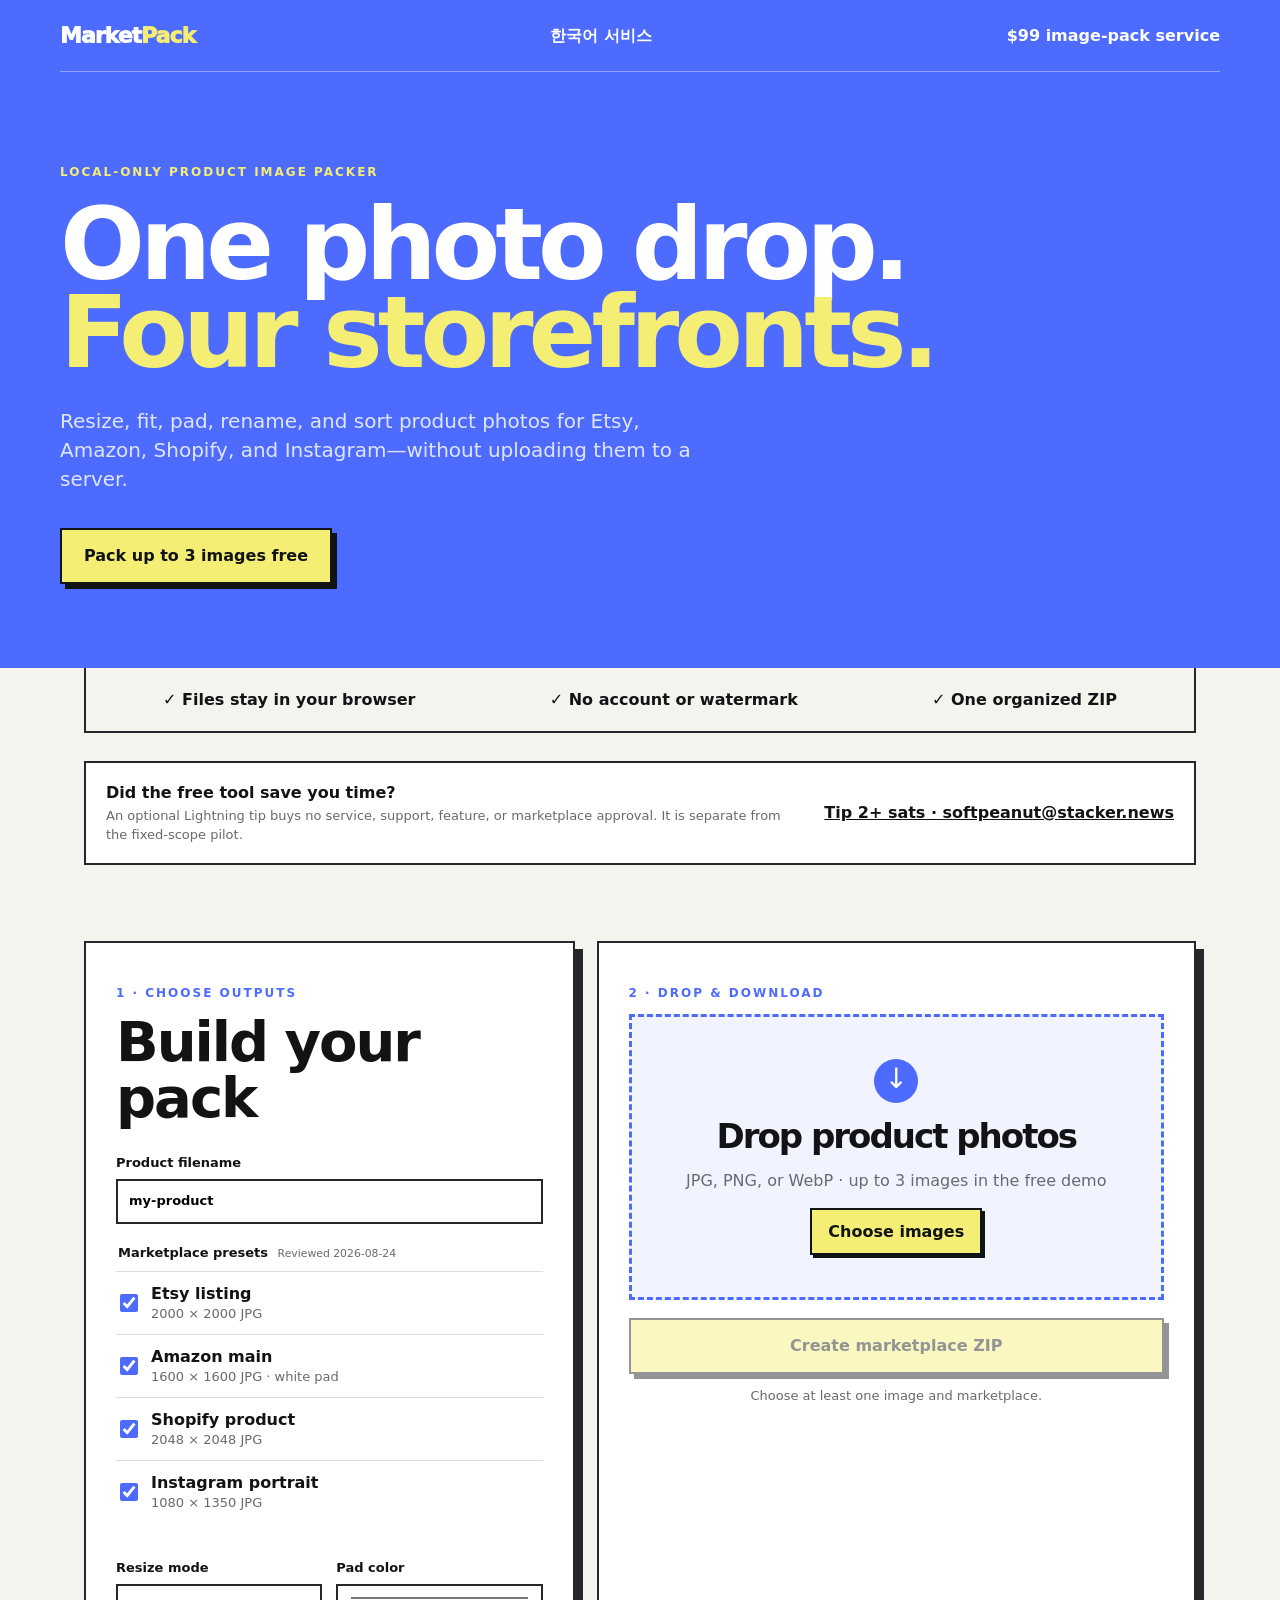
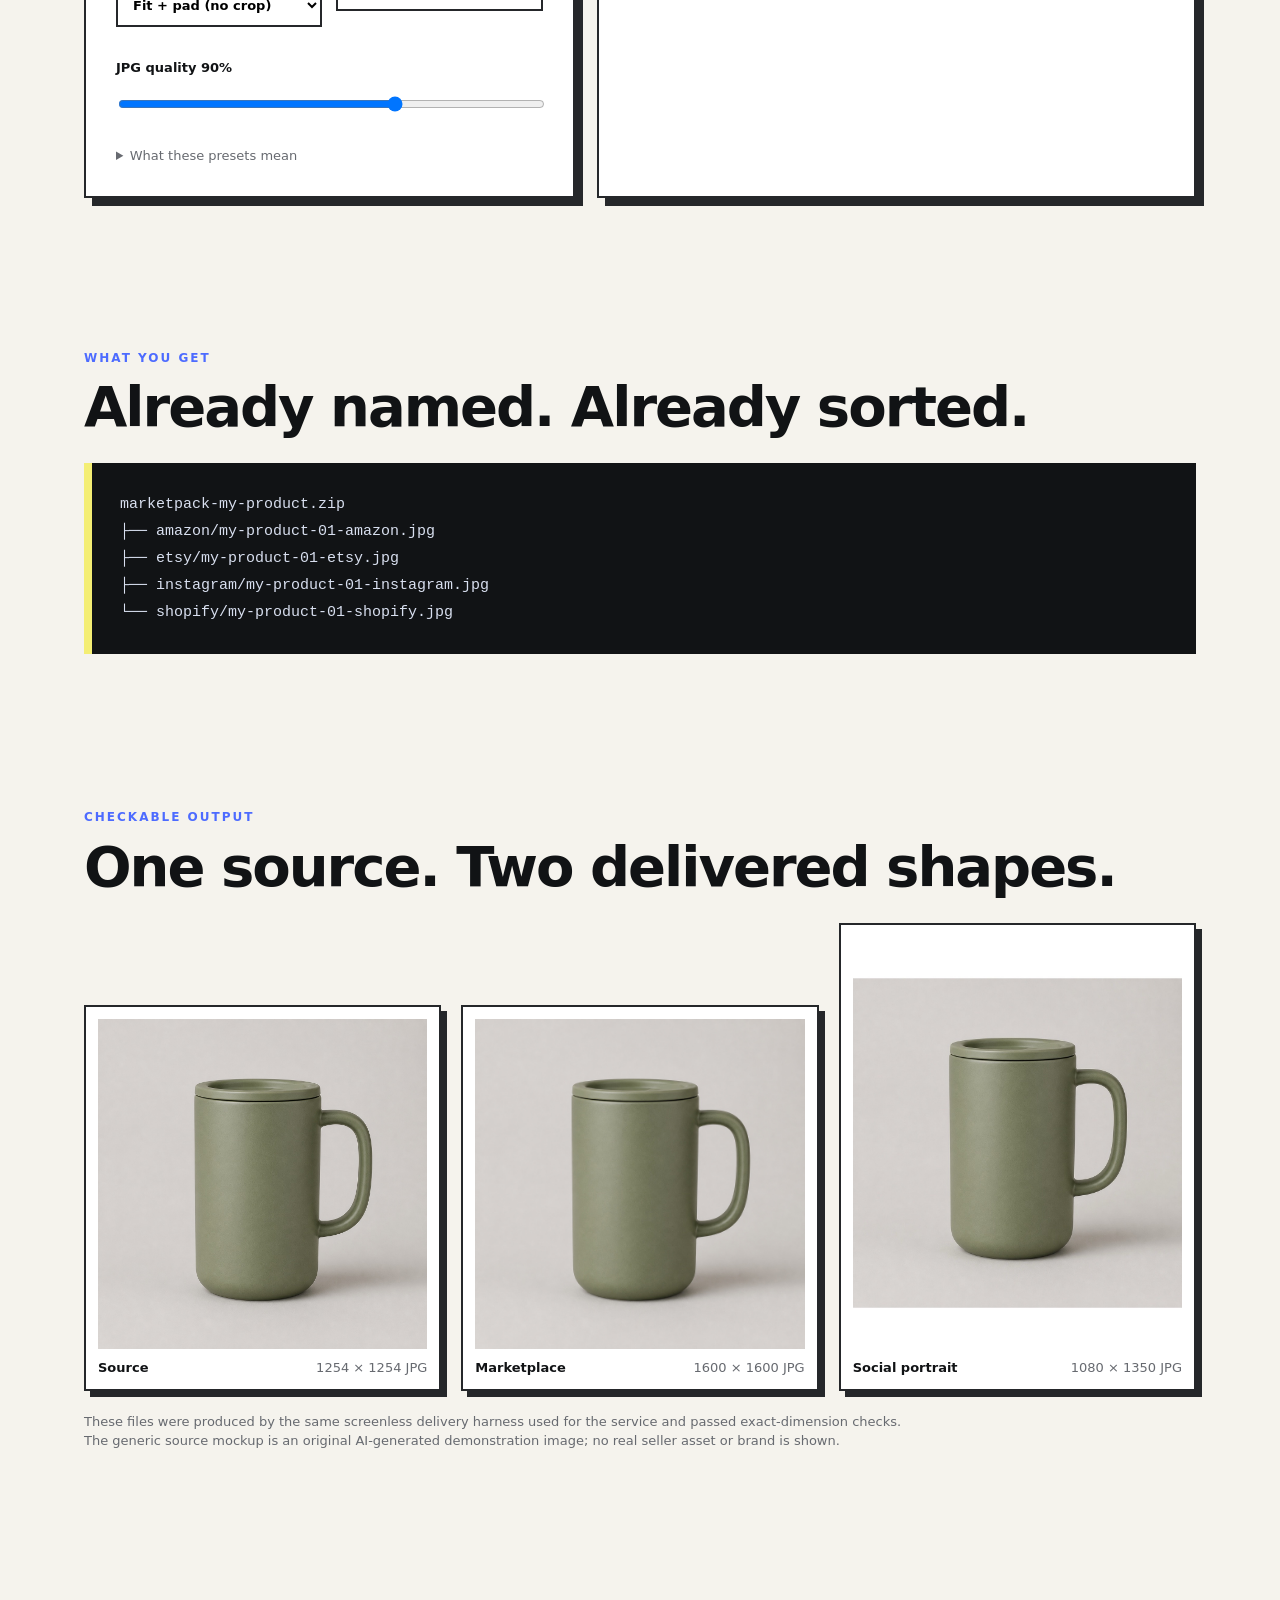
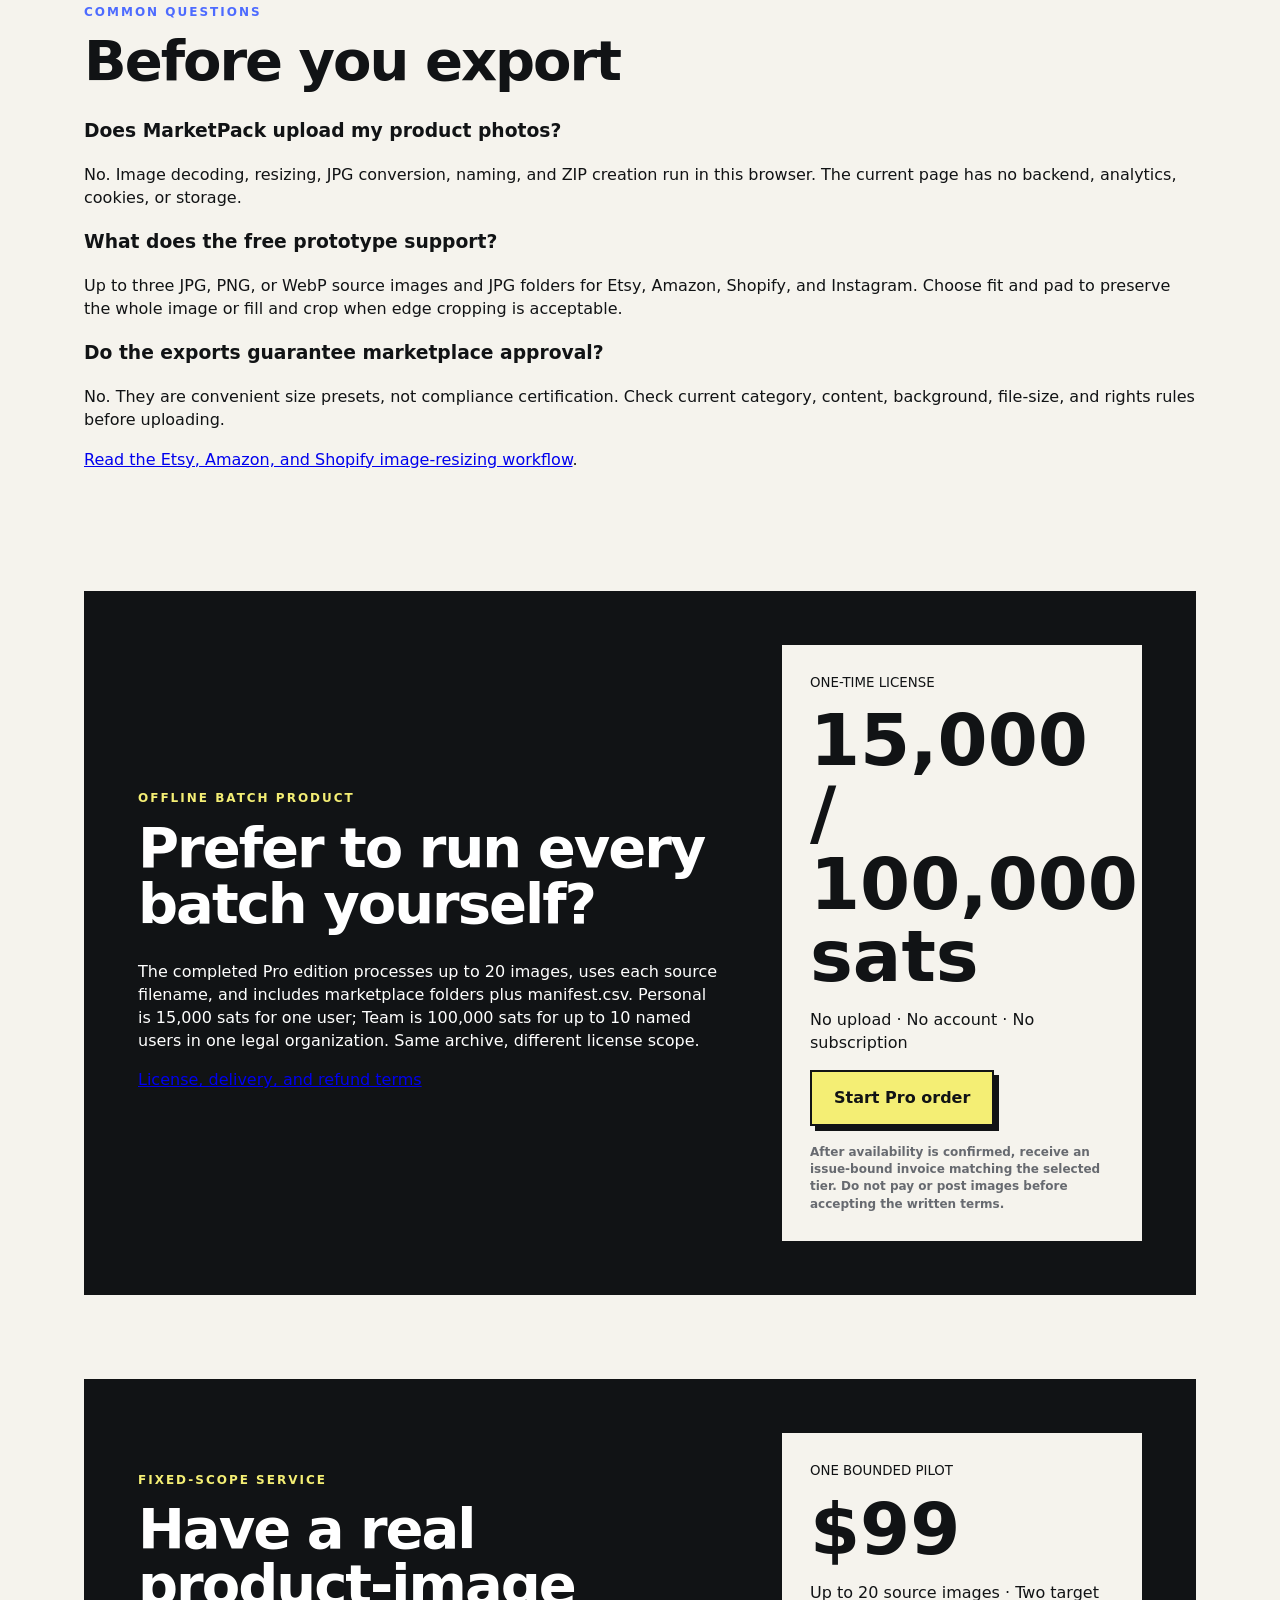
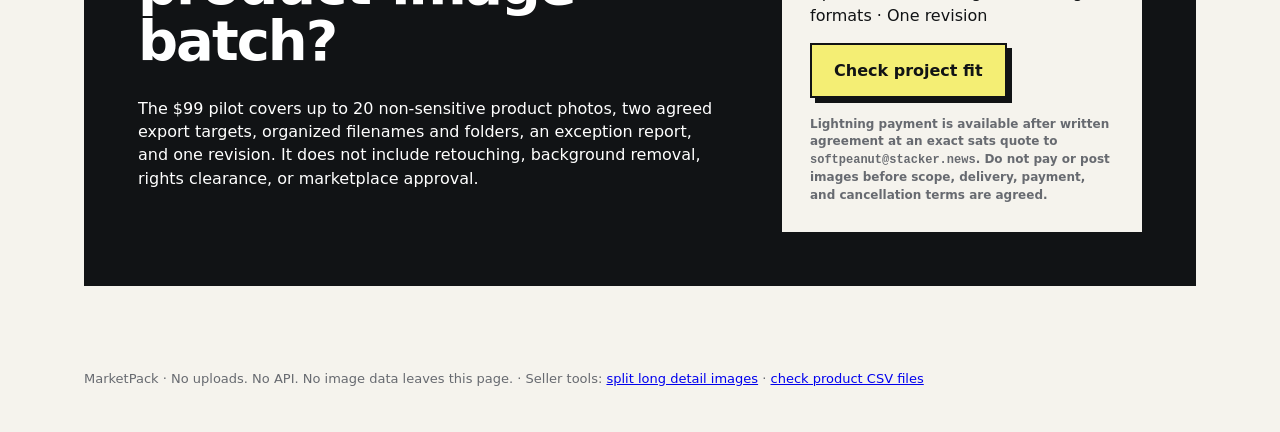
<file: index.html>
<!doctype html>
<html lang="en">
<head>
  <meta charset="utf-8">
  <meta name="viewport" content="width=device-width, initial-scale=1">
  <meta name="description" content="Pack product photos for Etsy, Amazon, Shopify, and Instagram in one private browser session.">
  <link rel="canonical" href="https://softpeanut.github.io/marketpack/">
  <meta property="og:type" content="website">
  <meta property="og:title" content="MarketPack — One drop, four storefronts">
  <meta property="og:description" content="Turn up to three product photos into marketplace-sized JPG folders and one ZIP. Processing stays in your browser.">
  <meta property="og:url" content="https://softpeanut.github.io/marketpack/">
  <meta property="og:image" content="https://softpeanut.github.io/marketpack/assets/demo-marketplace.jpg">
  <meta property="og:image:width" content="1600">
  <meta property="og:image:height" content="1600">
  <meta property="og:image:alt" content="A sage ceramic mug in a square marketplace image output">
  <meta name="twitter:card" content="summary">
  <title>MarketPack — One drop, four storefronts</title>
  <link rel="stylesheet" href="styles.css">
  <link rel="stylesheet" href="demo.css">
  <script type="application/ld+json">{"@context":"https://schema.org","@type":"SoftwareApplication","name":"MarketPack","applicationCategory":"MultimediaApplication","operatingSystem":"Any modern browser","url":"https://softpeanut.github.io/marketpack/","description":"A local-browser tool that turns up to three product photos into marketplace-sized JPG folders and one ZIP.","offers":{"@type":"Offer","price":"0","priceCurrency":"USD"}}</script>
</head>
<body>
  <header>
    <nav><a class="logo" href="#">Market<span>Pack</span></a><a href="ko.html" lang="ko">한국어 서비스</a><a href="#pricing">$99 image-pack service</a></nav>
    <div class="hero">
      <p class="tag">LOCAL-ONLY PRODUCT IMAGE PACKER</p>
      <h1>One photo drop.<br><em>Four storefronts.</em></h1>
      <p>Resize, fit, pad, rename, and sort product photos for Etsy, Amazon, Shopify, and Instagram—without uploading them to a server.</p>
      <a class="cta" href="#packer">Pack up to 3 images free</a>
    </div>
  </header>

  <main>
    <section class="proof"><span>✓ Files stay in your browser</span><span>✓ No account or watermark</span><span>✓ One organized ZIP</span></section>

    <aside class="tip" aria-label="Optional tip">
      <div><b>Did the free tool save you time?</b><span>An optional Lightning tip buys no service, support, feature, or marketplace approval. It is separate from the fixed-scope pilot.</span></div>
      <a href="lightning:softpeanut@stacker.news">Tip 2+ sats · softpeanut@stacker.news</a>
    </aside>

    <section id="packer" class="packer">
      <div class="setup card">
        <p class="tag dark">1 · CHOOSE OUTPUTS</p>
        <h2>Build your pack</h2>
        <label class="field">Product filename <input id="product" value="my-product" maxlength="70" placeholder="linen-tote-bag"></label>
        <fieldset><legend>Marketplace presets <small>Reviewed 2026-08-24</small></legend>
          <label class="market"><input type="checkbox" name="market" value="etsy" checked><span><b>Etsy listing</b><small>2000 × 2000 JPG</small></span></label>
          <label class="market"><input type="checkbox" name="market" value="amazon" checked><span><b>Amazon main</b><small>1600 × 1600 JPG · white pad</small></span></label>
          <label class="market"><input type="checkbox" name="market" value="shopify" checked><span><b>Shopify product</b><small>2048 × 2048 JPG</small></span></label>
          <label class="market"><input type="checkbox" name="market" value="instagram" checked><span><b>Instagram portrait</b><small>1080 × 1350 JPG</small></span></label>
        </fieldset>
        <div class="two">
          <label class="field">Resize mode<select id="mode"><option value="contain">Fit + pad (no crop)</option><option value="cover">Fill + center crop</option></select></label>
          <label class="field">Pad color<input id="background" type="color" value="#ffffff"></label>
        </div>
        <label class="field">JPG quality <span id="quality-value">90%</span><input id="quality" type="range" min="70" max="100" value="90"></label>
        <details><summary>What these presets mean</summary><p>They are convenient export sizes, not a guarantee of marketplace acceptance. Content, category, file-size, background, and rights rules still apply. Amazon main images always receive a white background.</p></details>
      </div>

      <div class="drop card">
        <p class="tag dark">2 · DROP & DOWNLOAD</p>
        <div id="dropzone" class="dropzone" tabindex="0" role="button" aria-label="Choose up to three images">
          <input id="files" type="file" accept="image/jpeg,image/png,image/webp" multiple hidden>
          <div class="drop-icon">↓</div><h2>Drop product photos</h2><p>JPG, PNG, or WebP · up to 3 images in the free demo</p><button id="browse" class="cta small" type="button">Choose images</button>
        </div>
        <div id="queue" class="queue" aria-live="polite"></div>
        <button id="pack" class="cta pack" type="button" disabled>Create marketplace ZIP</button>
        <p id="status" class="status" role="status">Choose at least one image and marketplace.</p>
      </div>
    </section>

    <section class="inside">
      <p class="tag dark">WHAT YOU GET</p><h2>Already named. Already sorted.</h2>
      <pre>marketpack-my-product.zip
├── amazon/my-product-01-amazon.jpg
├── etsy/my-product-01-etsy.jpg
├── instagram/my-product-01-instagram.jpg
└── shopify/my-product-01-shopify.jpg</pre>
    </section>

    <section id="demo" class="inside demo">
      <p class="tag dark">CHECKABLE OUTPUT</p><h2>One source. Two delivered shapes.</h2>
      <div class="demo-grid">
        <figure><img src="assets/demo-source.jpg" width="1254" height="1254" alt="Square source photo of a sage ceramic mug"><figcaption><b>Source</b><span>1254 × 1254 JPG</span></figcaption></figure>
        <figure><img src="assets/demo-marketplace.jpg" width="1600" height="1600" alt="Marketplace-ready square output of the same mug"><figcaption><b>Marketplace</b><span>1600 × 1600 JPG</span></figcaption></figure>
        <figure class="portrait"><img src="assets/demo-social.jpg" width="1080" height="1350" alt="Portrait social output of the same mug with white padding"><figcaption><b>Social portrait</b><span>1080 × 1350 JPG</span></figcaption></figure>
      </div>
      <p class="demo-note">These files were produced by the same screenless delivery harness used for the service and passed exact-dimension checks. The generic source mockup is an original AI-generated demonstration image; no real seller asset or brand is shown.</p>
    </section>

    <section class="inside">
      <p class="tag dark">COMMON QUESTIONS</p><h2>Before you export</h2>
      <h3>Does MarketPack upload my product photos?</h3><p>No. Image decoding, resizing, JPG conversion, naming, and ZIP creation run in this browser. The current page has no backend, analytics, cookies, or storage.</p>
      <h3>What does the free prototype support?</h3><p>Up to three JPG, PNG, or WebP source images and JPG folders for Etsy, Amazon, Shopify, and Instagram. Choose fit and pad to preserve the whole image or fill and crop when edge cropping is acceptable.</p>
      <h3>Do the exports guarantee marketplace approval?</h3><p>No. They are convenient size presets, not compliance certification. Check current category, content, background, file-size, and rights rules before uploading.</p>
      <p><a href="marketplace-image-guide.html">Read the Etsy, Amazon, and Shopify image-resizing workflow</a>.</p>
    </section>

    <section id="pricing" class="pricing">
      <div><p class="tag">OFFLINE BATCH PRODUCT</p><h2>Prefer to run every batch yourself?</h2><p>The completed Pro edition processes up to 20 images, uses each source filename, and includes marketplace folders plus manifest.csv. Personal is 15,000 sats for one user; Team is 100,000 sats for up to 10 named users in one legal organization. Same archive, different license scope.</p><p><a href="pro-terms.html">License, delivery, and refund terms</a></p></div>
      <div class="price"><small>ONE-TIME LICENSE</small><strong>15,000 / 100,000 sats</strong><p>No upload · No account · No subscription</p><a class="cta" href="https://github.com/softpeanut/marketpack/issues/new?template=pro-license.yml" rel="noopener">Start Pro order</a><b>After availability is confirmed, receive an issue-bound invoice matching the selected tier. Do not pay or post images before accepting the written terms.</b></div>
    </section>

    <section class="pricing">
      <div><p class="tag">FIXED-SCOPE SERVICE</p><h2>Have a real product-image batch?</h2><p>The $99 pilot covers up to 20 non-sensitive product photos, two agreed export targets, organized filenames and folders, an exception report, and one revision. It does not include retouching, background removal, rights clearance, or marketplace approval.</p></div>
      <div class="price"><small>ONE BOUNDED PILOT</small><strong>$99</strong><p>Up to 20 source images · Two target formats · One revision</p><a class="cta" href="https://github.com/softpeanut/marketpack/issues/new?template=image-pack-service.yml" rel="noopener">Check project fit</a><b>Lightning payment is available after written agreement at an exact sats quote to <code>softpeanut@stacker.news</code>. Do not pay or post images before scope, delivery, payment, and cancellation terms are agreed.</b></div>
    </section>
  </main>
  <footer>MarketPack · No uploads. No API. No image data leaves this page. · Seller tools: <a href="https://softpeanut.github.io/detailcut/en.html">split long detail images</a> · <a href="https://softpeanut.github.io/csv-preflight/">check product CSV files</a></footer>
  <script src="core.js"></script><script src="app.js"></script>
</body>
</html>
</file>
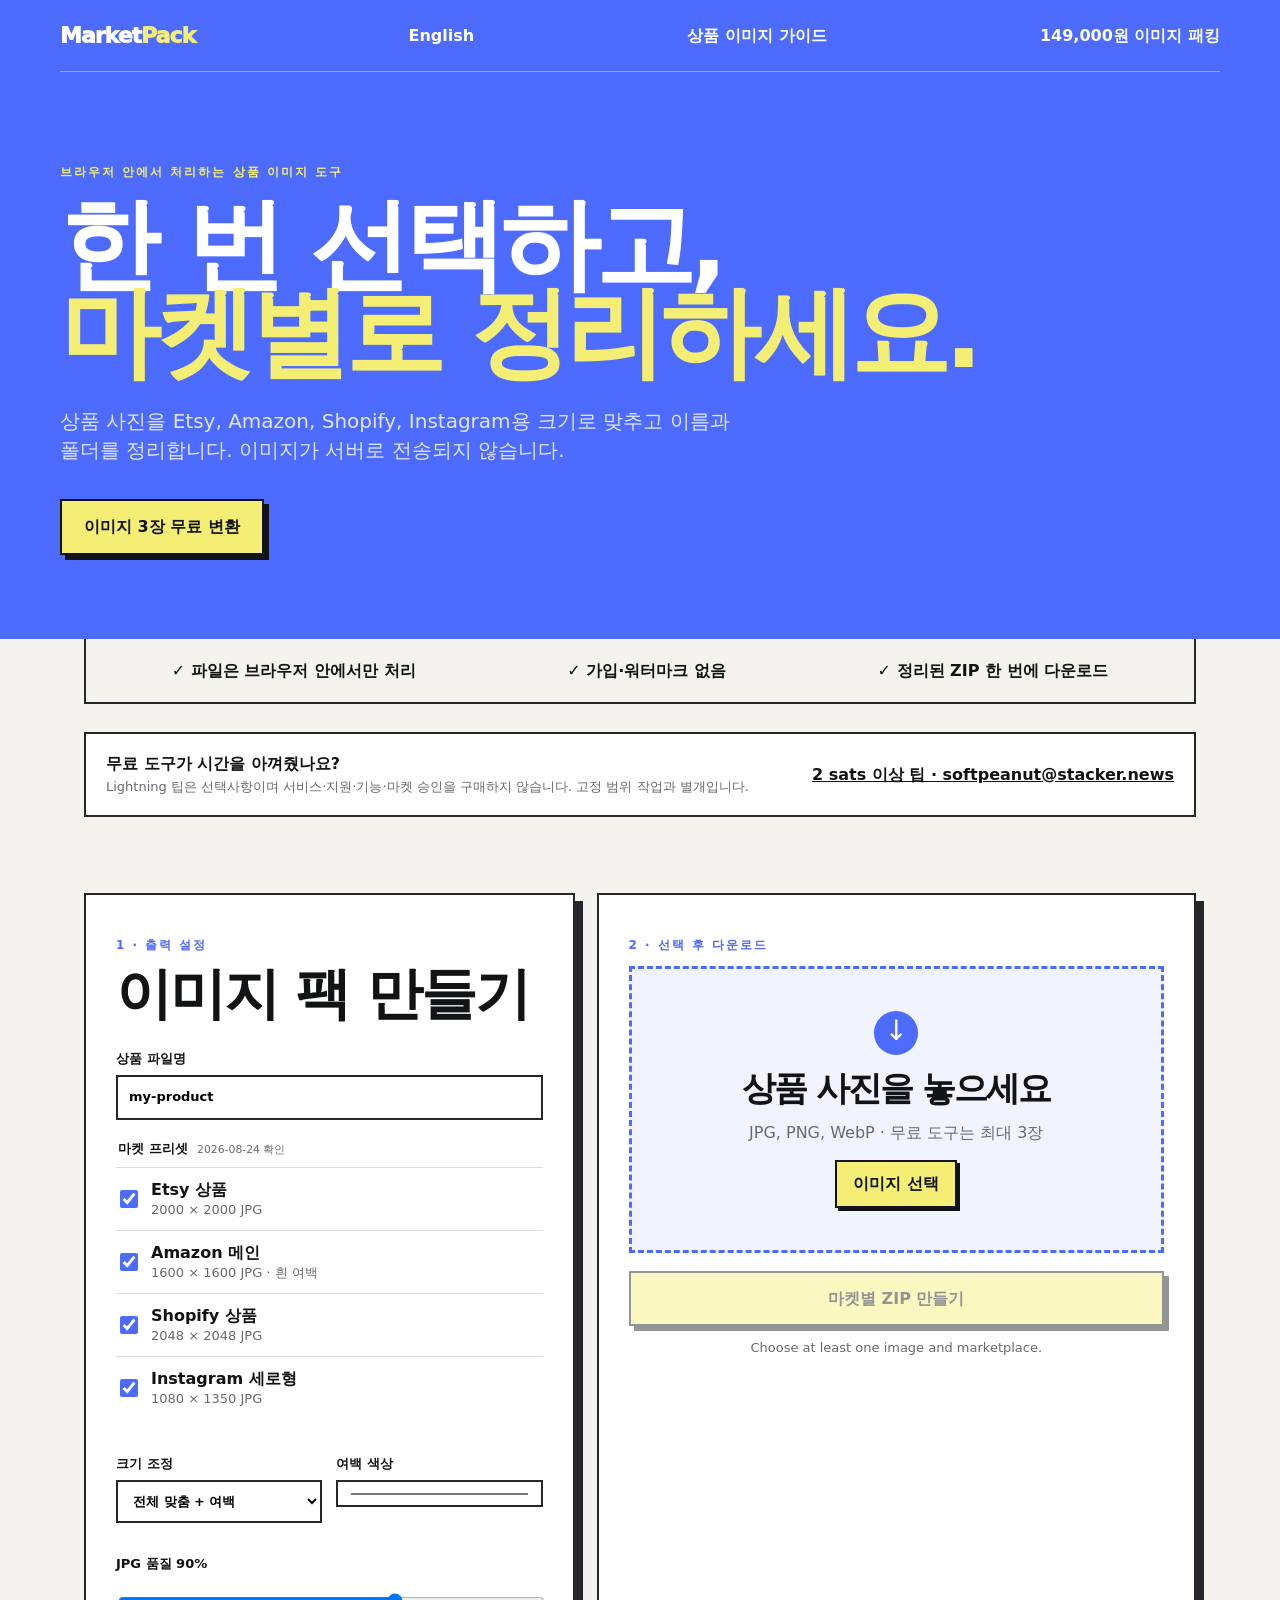
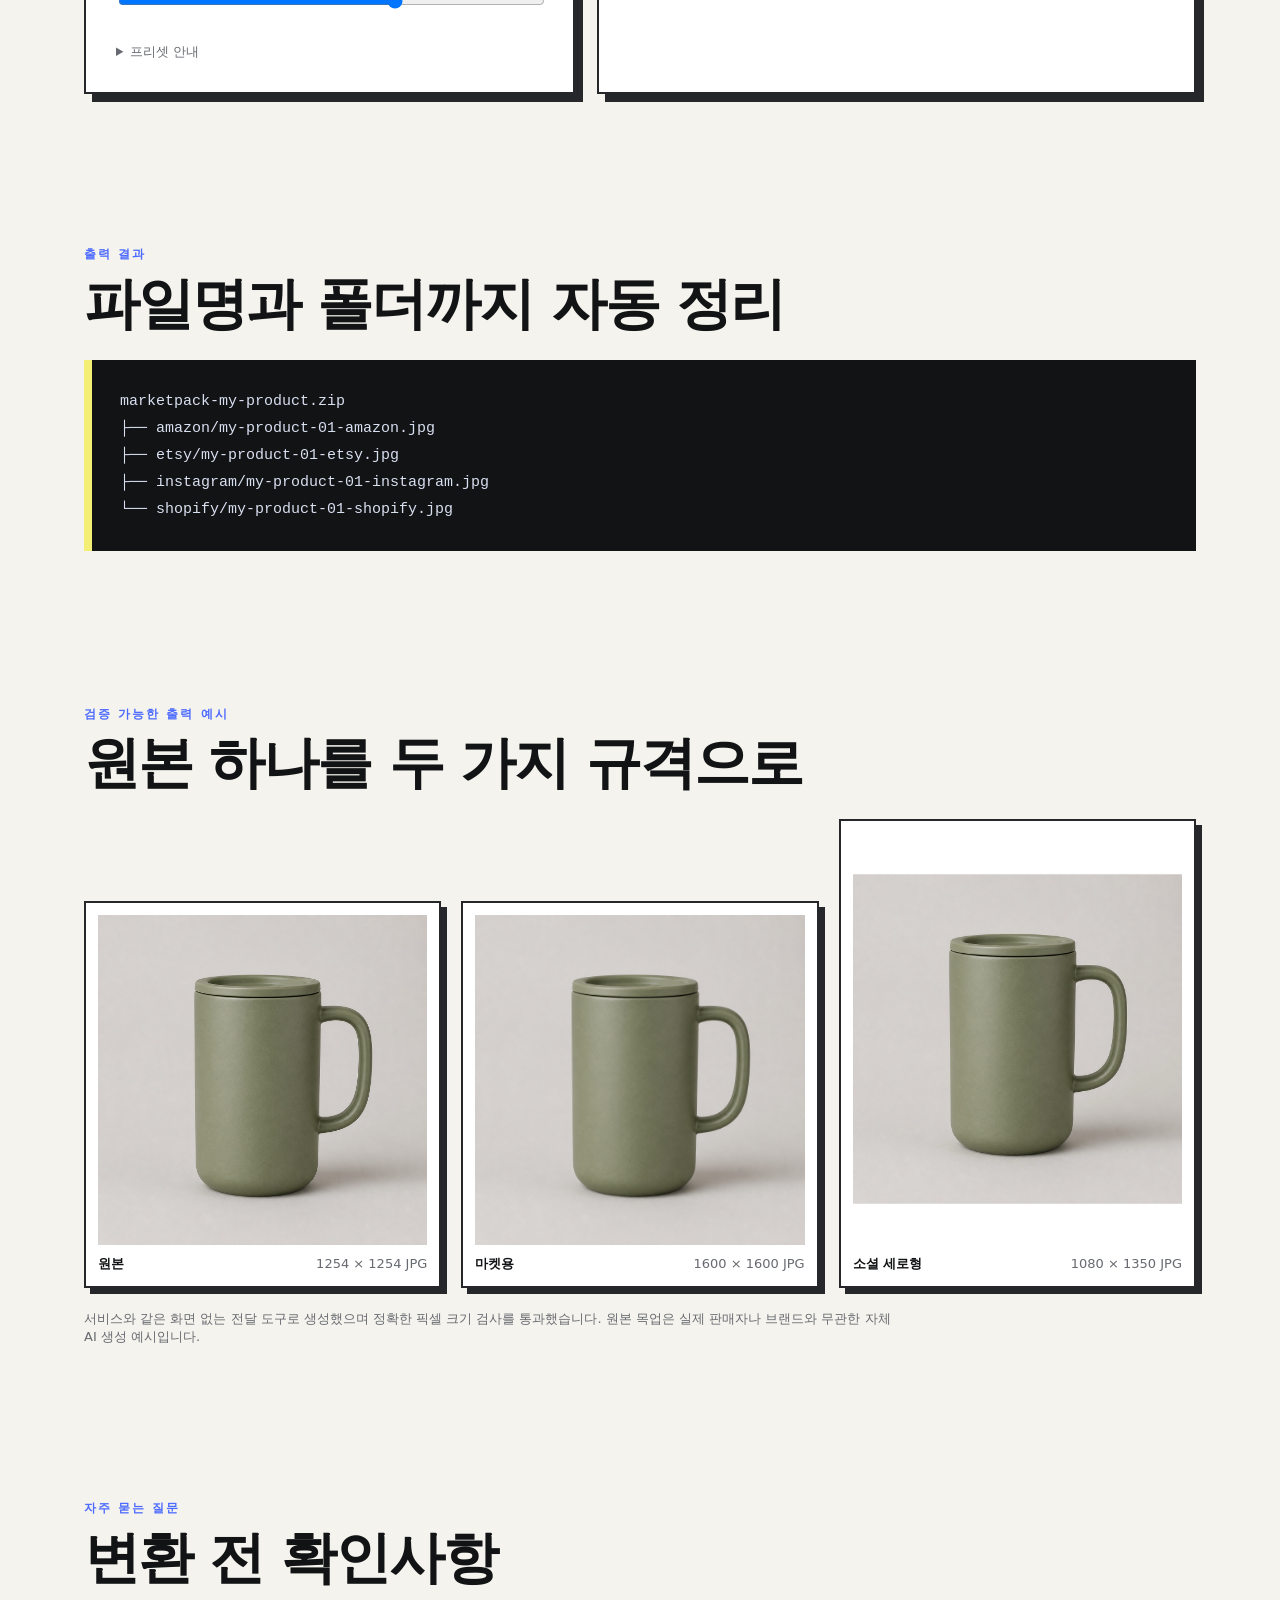
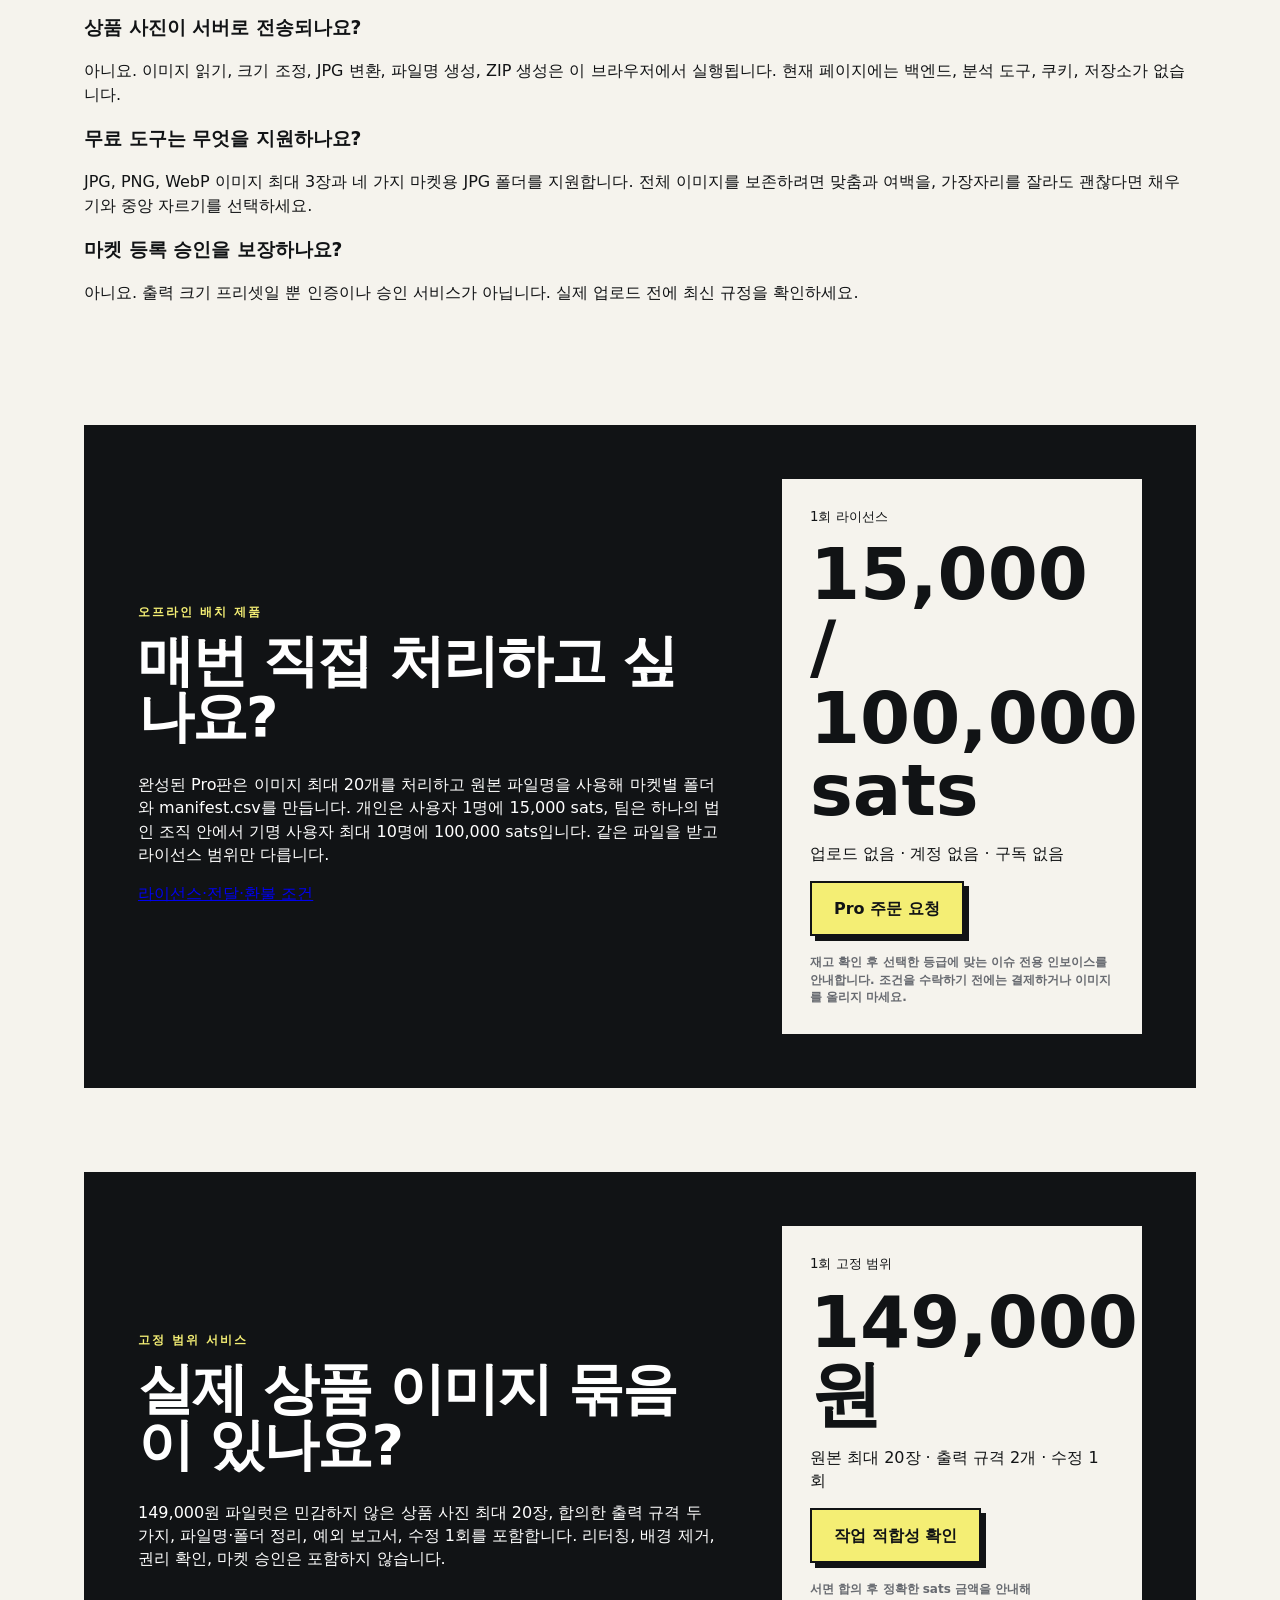
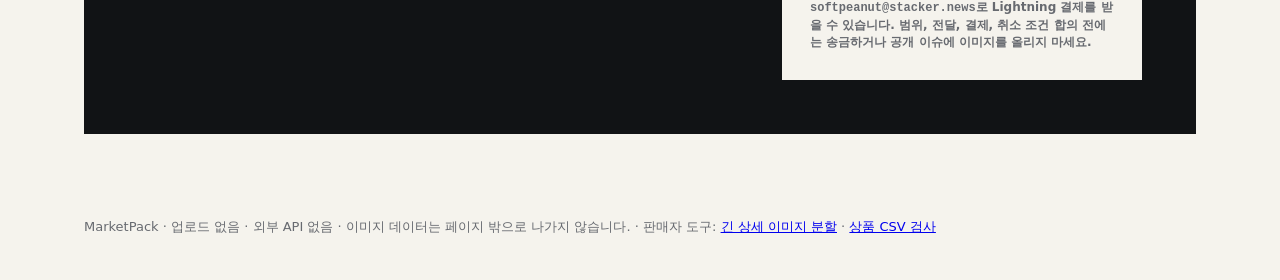
<file: ko.html>
<!doctype html>
<html lang="ko">
<head>
  <meta charset="utf-8">
  <meta name="viewport" content="width=device-width, initial-scale=1">
  <meta name="description" content="상품 사진을 서버에 올리지 않고 마켓별 규격으로 변환하거나, 20장까지 고정 범위 이미지 패킹 서비스를 의뢰하세요.">
  <link rel="canonical" href="https://softpeanut.github.io/marketpack/ko.html">
  <meta property="og:type" content="website">
  <meta property="og:title" content="MarketPack — 상품 이미지 일괄 변환">
  <meta property="og:description" content="상품 사진을 마켓별 크기와 폴더로 정리합니다. 브라우저 무료 도구와 149,000원 고정 범위 서비스.">
  <meta property="og:url" content="https://softpeanut.github.io/marketpack/ko.html">
  <meta property="og:image" content="https://softpeanut.github.io/marketpack/assets/demo-marketplace.jpg">
  <meta property="og:image:width" content="1600">
  <meta property="og:image:height" content="1600">
  <meta property="og:image:alt" content="정사각형 마켓 이미지로 출력된 세이지색 세라믹 머그">
  <meta name="twitter:card" content="summary">
  <title>MarketPack — 상품 이미지 일괄 변환</title>
  <link rel="stylesheet" href="styles.css">
  <link rel="stylesheet" href="demo.css">
  <script type="application/ld+json">{"@context":"https://schema.org","@type":"SoftwareApplication","name":"MarketPack","applicationCategory":"MultimediaApplication","operatingSystem":"Any modern browser","url":"https://softpeanut.github.io/marketpack/ko.html","description":"상품 사진 최대 3장을 브라우저 안에서 마켓별 JPG 폴더와 ZIP으로 만드는 무료 도구입니다.","offers":{"@type":"Offer","price":"0","priceCurrency":"KRW"}}</script>
</head>
<body>
  <header>
    <nav><a class="logo" href="ko.html">Market<span>Pack</span></a><a href="index.html" lang="en">English</a><a href="marketplace-image-guide-ko.html">상품 이미지 가이드</a><a href="#pricing">149,000원 이미지 패킹</a></nav>
    <div class="hero">
      <p class="tag">브라우저 안에서 처리하는 상품 이미지 도구</p>
      <h1>한 번 선택하고,<br><em>마켓별로 정리하세요.</em></h1>
      <p>상품 사진을 Etsy, Amazon, Shopify, Instagram용 크기로 맞추고 이름과 폴더를 정리합니다. 이미지가 서버로 전송되지 않습니다.</p>
      <a class="cta" href="#packer">이미지 3장 무료 변환</a>
    </div>
  </header>

  <main>
    <section class="proof"><span>✓ 파일은 브라우저 안에서만 처리</span><span>✓ 가입·워터마크 없음</span><span>✓ 정리된 ZIP 한 번에 다운로드</span></section>

    <aside class="tip" aria-label="자발적 팁">
      <div><b>무료 도구가 시간을 아껴줬나요?</b><span>Lightning 팁은 선택사항이며 서비스·지원·기능·마켓 승인을 구매하지 않습니다. 고정 범위 작업과 별개입니다.</span></div>
      <a href="lightning:softpeanut@stacker.news">2 sats 이상 팁 · softpeanut@stacker.news</a>
    </aside>

    <section id="packer" class="packer">
      <div class="setup card">
        <p class="tag dark">1 · 출력 설정</p>
        <h2>이미지 팩 만들기</h2>
        <label class="field">상품 파일명 <input id="product" value="my-product" maxlength="70" placeholder="linen-tote-bag"></label>
        <fieldset><legend>마켓 프리셋 <small>2026-08-24 확인</small></legend>
          <label class="market"><input type="checkbox" name="market" value="etsy" checked><span><b>Etsy 상품</b><small>2000 × 2000 JPG</small></span></label>
          <label class="market"><input type="checkbox" name="market" value="amazon" checked><span><b>Amazon 메인</b><small>1600 × 1600 JPG · 흰 여백</small></span></label>
          <label class="market"><input type="checkbox" name="market" value="shopify" checked><span><b>Shopify 상품</b><small>2048 × 2048 JPG</small></span></label>
          <label class="market"><input type="checkbox" name="market" value="instagram" checked><span><b>Instagram 세로형</b><small>1080 × 1350 JPG</small></span></label>
        </fieldset>
        <div class="two">
          <label class="field">크기 조정<select id="mode"><option value="contain">전체 맞춤 + 여백</option><option value="cover">채우기 + 중앙 자르기</option></select></label>
          <label class="field">여백 색상<input id="background" type="color" value="#ffffff"></label>
        </div>
        <label class="field">JPG 품질 <span id="quality-value">90%</span><input id="quality" type="range" min="70" max="100" value="90"></label>
        <details><summary>프리셋 안내</summary><p>편의를 위한 출력 크기이며 마켓 승인 보장은 아닙니다. 업로드 전에 카테고리, 콘텐츠, 배경, 파일 크기, 권리 규정을 확인하세요. Amazon 메인 이미지는 항상 흰 배경으로 출력됩니다.</p></details>
      </div>

      <div class="drop card">
        <p class="tag dark">2 · 선택 후 다운로드</p>
        <div id="dropzone" class="dropzone" tabindex="0" role="button" aria-label="이미지 최대 3장 선택">
          <input id="files" type="file" accept="image/jpeg,image/png,image/webp" multiple hidden>
          <div class="drop-icon">↓</div><h2>상품 사진을 놓으세요</h2><p>JPG, PNG, WebP · 무료 도구는 최대 3장</p><button id="browse" class="cta small" type="button">이미지 선택</button>
        </div>
        <div id="queue" class="queue" aria-live="polite"></div>
        <button id="pack" class="cta pack" type="button" disabled>마켓별 ZIP 만들기</button>
        <p id="status" class="status" role="status">이미지와 마켓을 하나 이상 선택하세요.</p>
      </div>
    </section>

    <section class="inside">
      <p class="tag dark">출력 결과</p><h2>파일명과 폴더까지 자동 정리</h2>
      <pre>marketpack-my-product.zip
├── amazon/my-product-01-amazon.jpg
├── etsy/my-product-01-etsy.jpg
├── instagram/my-product-01-instagram.jpg
└── shopify/my-product-01-shopify.jpg</pre>
    </section>

    <section id="demo" class="inside demo">
      <p class="tag dark">검증 가능한 출력 예시</p><h2>원본 하나를 두 가지 규격으로</h2>
      <div class="demo-grid">
        <figure><img src="assets/demo-source.jpg" width="1254" height="1254" alt="세이지색 세라믹 머그의 정사각형 원본 이미지"><figcaption><b>원본</b><span>1254 × 1254 JPG</span></figcaption></figure>
        <figure><img src="assets/demo-marketplace.jpg" width="1600" height="1600" alt="같은 머그의 마켓용 정사각형 출력 이미지"><figcaption><b>마켓용</b><span>1600 × 1600 JPG</span></figcaption></figure>
        <figure class="portrait"><img src="assets/demo-social.jpg" width="1080" height="1350" alt="같은 머그에 흰 여백을 적용한 세로형 출력 이미지"><figcaption><b>소셜 세로형</b><span>1080 × 1350 JPG</span></figcaption></figure>
      </div>
      <p class="demo-note">서비스와 같은 화면 없는 전달 도구로 생성했으며 정확한 픽셀 크기 검사를 통과했습니다. 원본 목업은 실제 판매자나 브랜드와 무관한 자체 AI 생성 예시입니다.</p>
    </section>

    <section class="inside">
      <p class="tag dark">자주 묻는 질문</p><h2>변환 전 확인사항</h2>
      <h3>상품 사진이 서버로 전송되나요?</h3><p>아니요. 이미지 읽기, 크기 조정, JPG 변환, 파일명 생성, ZIP 생성은 이 브라우저에서 실행됩니다. 현재 페이지에는 백엔드, 분석 도구, 쿠키, 저장소가 없습니다.</p>
      <h3>무료 도구는 무엇을 지원하나요?</h3><p>JPG, PNG, WebP 이미지 최대 3장과 네 가지 마켓용 JPG 폴더를 지원합니다. 전체 이미지를 보존하려면 맞춤과 여백을, 가장자리를 잘라도 괜찮다면 채우기와 중앙 자르기를 선택하세요.</p>
      <h3>마켓 등록 승인을 보장하나요?</h3><p>아니요. 출력 크기 프리셋일 뿐 인증이나 승인 서비스가 아닙니다. 실제 업로드 전에 최신 규정을 확인하세요.</p>
    </section>

    <section id="pricing" class="pricing">
      <div><p class="tag">오프라인 배치 제품</p><h2>매번 직접 처리하고 싶나요?</h2><p>완성된 Pro판은 이미지 최대 20개를 처리하고 원본 파일명을 사용해 마켓별 폴더와 manifest.csv를 만듭니다. 개인은 사용자 1명에 15,000 sats, 팀은 하나의 법인 조직 안에서 기명 사용자 최대 10명에 100,000 sats입니다. 같은 파일을 받고 라이선스 범위만 다릅니다.</p><p><a href="pro-terms-ko.html">라이선스·전달·환불 조건</a></p></div>
      <div class="price"><small>1회 라이선스</small><strong>15,000 / 100,000 sats</strong><p>업로드 없음 · 계정 없음 · 구독 없음</p><a class="cta" href="https://github.com/softpeanut/marketpack/issues/new?template=pro-license-ko.yml" rel="noopener">Pro 주문 요청</a><b>재고 확인 후 선택한 등급에 맞는 이슈 전용 인보이스를 안내합니다. 조건을 수락하기 전에는 결제하거나 이미지를 올리지 마세요.</b></div>
    </section>

    <section class="pricing">
      <div><p class="tag">고정 범위 서비스</p><h2>실제 상품 이미지 묶음이 있나요?</h2><p>149,000원 파일럿은 민감하지 않은 상품 사진 최대 20장, 합의한 출력 규격 두 가지, 파일명·폴더 정리, 예외 보고서, 수정 1회를 포함합니다. 리터칭, 배경 제거, 권리 확인, 마켓 승인은 포함하지 않습니다.</p></div>
      <div class="price"><small>1회 고정 범위</small><strong>149,000원</strong><p>원본 최대 20장 · 출력 규격 2개 · 수정 1회</p><a class="cta" href="https://github.com/softpeanut/marketpack/issues/new?template=image-pack-service-ko.yml" rel="noopener">작업 적합성 확인</a><b>서면 합의 후 정확한 sats 금액을 안내해 <code>softpeanut@stacker.news</code>로 Lightning 결제를 받을 수 있습니다. 범위, 전달, 결제, 취소 조건 합의 전에는 송금하거나 공개 이슈에 이미지를 올리지 마세요.</b></div>
    </section>
  </main>
  <footer>MarketPack · 업로드 없음 · 외부 API 없음 · 이미지 데이터는 페이지 밖으로 나가지 않습니다. · 판매자 도구: <a href="https://softpeanut.github.io/detailcut/">긴 상세 이미지 분할</a> · <a href="https://softpeanut.github.io/csv-preflight/ko.html">상품 CSV 검사</a></footer>
  <script src="core.js"></script><script src="app.js"></script>
</body>
</html>
</file>
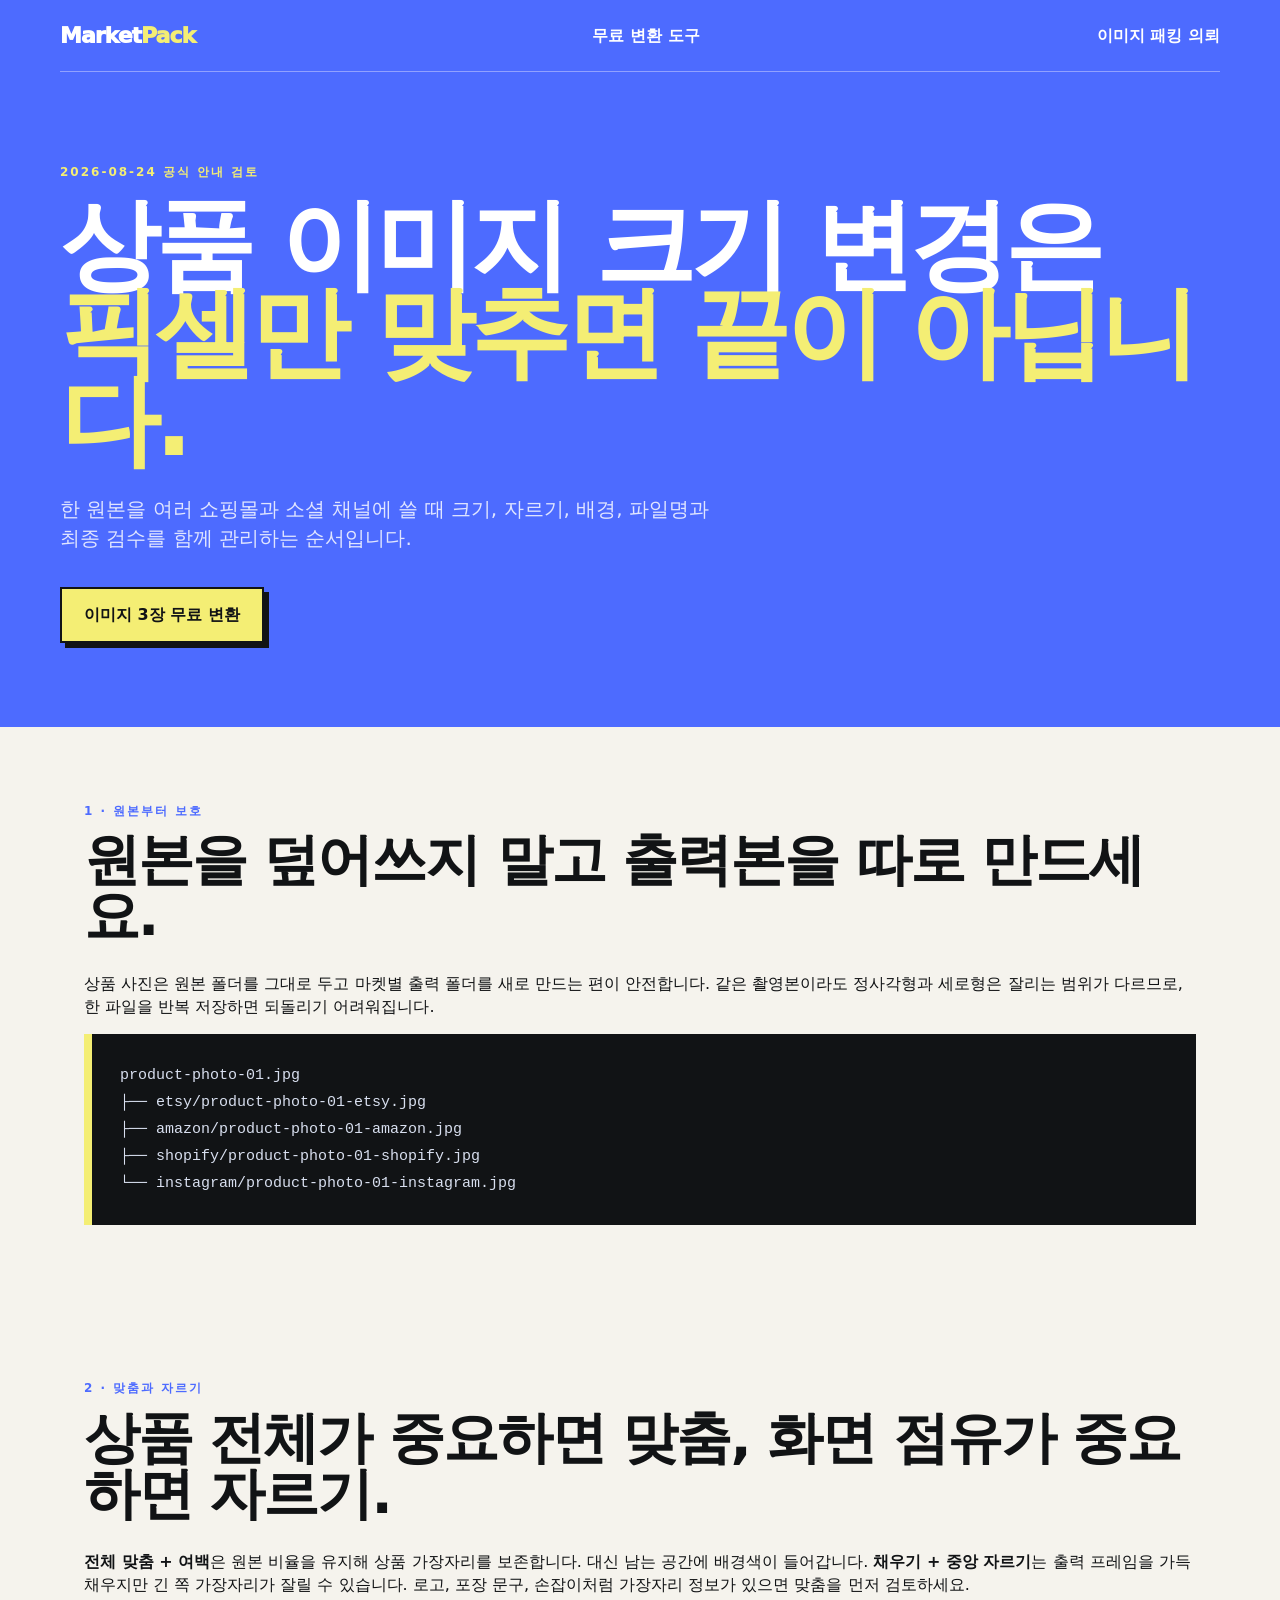
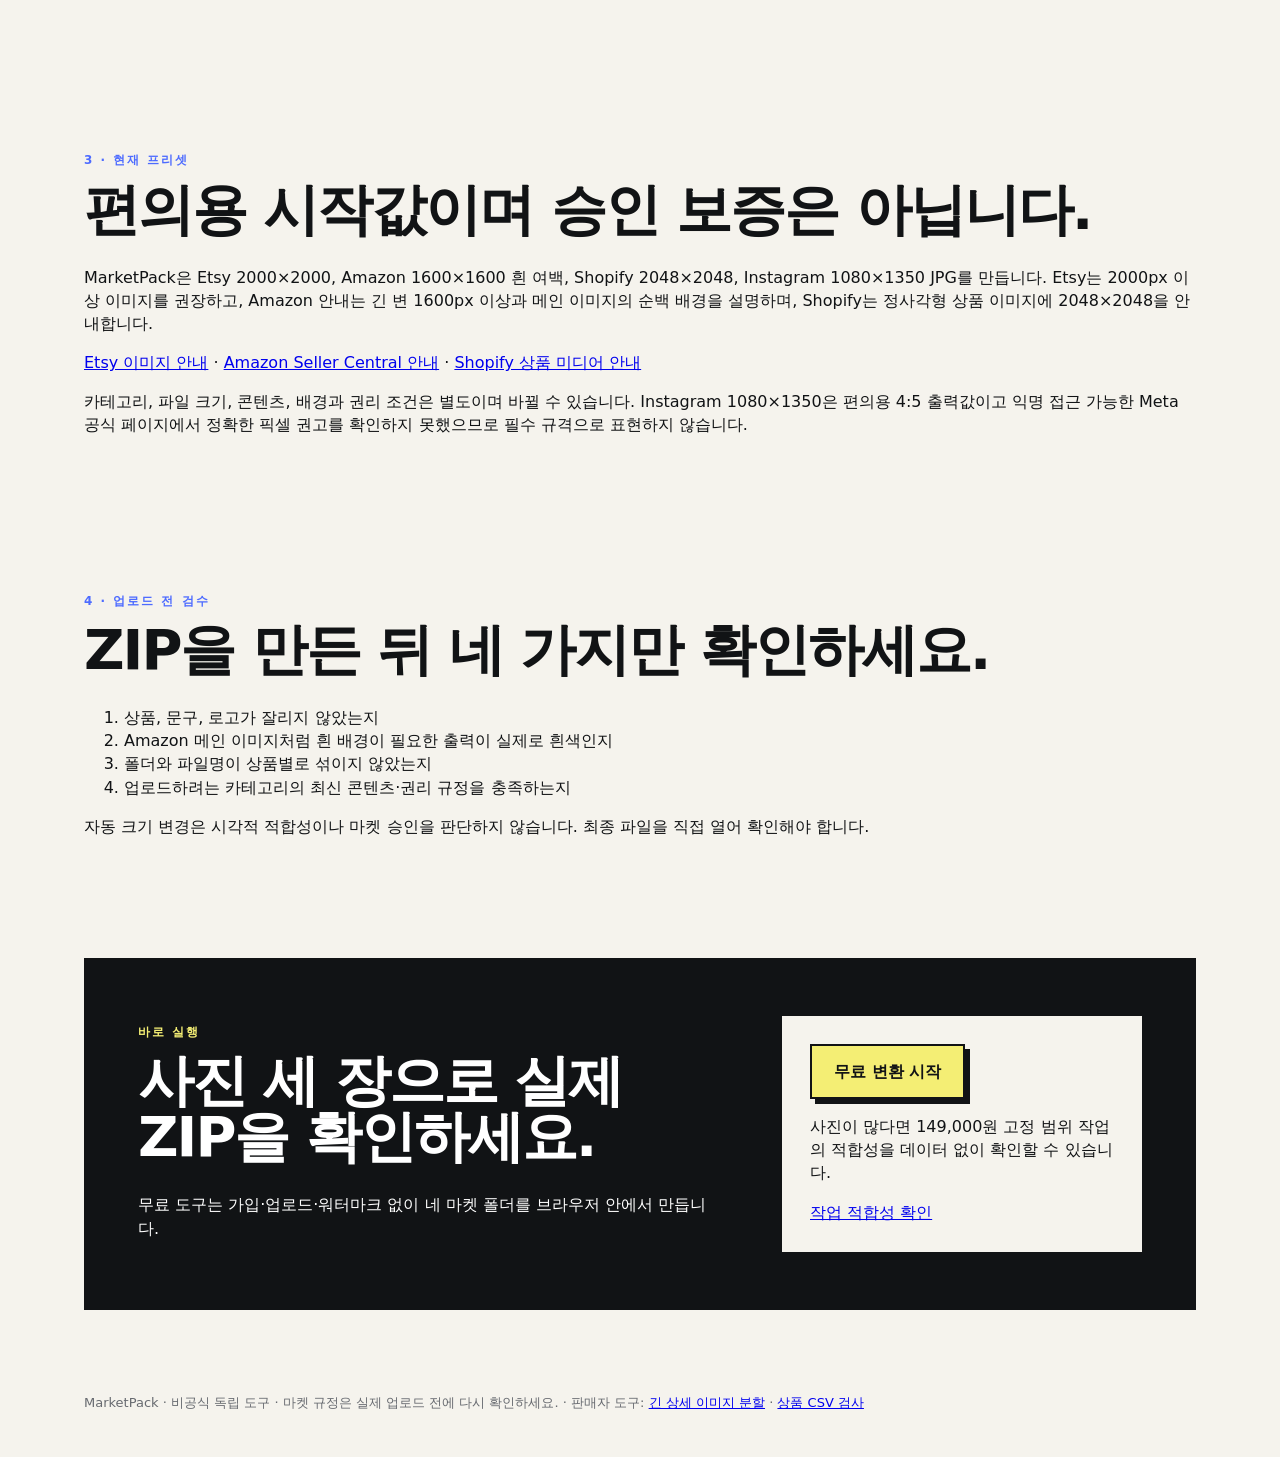
<file: marketplace-image-guide-ko.html>
<!doctype html>
<html lang="ko">
<head>
  <meta charset="utf-8">
  <meta name="viewport" content="width=device-width, initial-scale=1">
  <meta name="description" content="Etsy·Amazon·Shopify·Instagram 상품 이미지를 한 원본에서 만들 때 크기, 맞춤·자르기, 흰 여백, 파일명과 검수 순서를 정리한 실무 가이드입니다.">
  <link rel="canonical" href="https://softpeanut.github.io/marketpack/marketplace-image-guide-ko.html">
  <meta property="og:type" content="article">
  <meta property="og:title" content="쇼핑몰 상품 이미지 크기 일괄 변경 실무 가이드">
  <meta property="og:description" content="한 원본에서 여러 마켓용 JPG와 폴더 ZIP을 만들기 전 확인할 항목을 정리했습니다.">
  <meta property="og:url" content="https://softpeanut.github.io/marketpack/marketplace-image-guide-ko.html">
  <meta property="og:image" content="https://softpeanut.github.io/marketpack/assets/demo-marketplace.jpg">
  <title>쇼핑몰 상품 이미지 크기 일괄 변경 — Etsy·Amazon·Shopify 가이드</title>
  <link rel="stylesheet" href="styles.css">
  <link rel="stylesheet" href="demo.css">
</head>
<body>
  <header>
    <nav><a class="logo" href="ko.html">Market<span>Pack</span></a><a href="ko.html#packer">무료 변환 도구</a><a href="ko.html#pricing">이미지 패킹 의뢰</a></nav>
    <div class="hero">
      <p class="tag">2026-08-24 공식 안내 검토</p>
      <h1>상품 이미지 크기 변경은<br><em>픽셀만 맞추면 끝이 아닙니다.</em></h1>
      <p>한 원본을 여러 쇼핑몰과 소셜 채널에 쓸 때 크기, 자르기, 배경, 파일명과 최종 검수를 함께 관리하는 순서입니다.</p>
      <a class="cta" href="ko.html#packer">이미지 3장 무료 변환</a>
    </div>
  </header>
  <main>
    <section class="inside">
      <p class="tag dark">1 · 원본부터 보호</p>
      <h2>원본을 덮어쓰지 말고 출력본을 따로 만드세요.</h2>
      <p>상품 사진은 원본 폴더를 그대로 두고 마켓별 출력 폴더를 새로 만드는 편이 안전합니다. 같은 촬영본이라도 정사각형과 세로형은 잘리는 범위가 다르므로, 한 파일을 반복 저장하면 되돌리기 어려워집니다.</p>
      <pre>product-photo-01.jpg
├── etsy/product-photo-01-etsy.jpg
├── amazon/product-photo-01-amazon.jpg
├── shopify/product-photo-01-shopify.jpg
└── instagram/product-photo-01-instagram.jpg</pre>
    </section>
    <section class="inside">
      <p class="tag dark">2 · 맞춤과 자르기</p>
      <h2>상품 전체가 중요하면 맞춤, 화면 점유가 중요하면 자르기.</h2>
      <p><strong>전체 맞춤 + 여백</strong>은 원본 비율을 유지해 상품 가장자리를 보존합니다. 대신 남는 공간에 배경색이 들어갑니다. <strong>채우기 + 중앙 자르기</strong>는 출력 프레임을 가득 채우지만 긴 쪽 가장자리가 잘릴 수 있습니다. 로고, 포장 문구, 손잡이처럼 가장자리 정보가 있으면 맞춤을 먼저 검토하세요.</p>
    </section>
    <section class="inside">
      <p class="tag dark">3 · 현재 프리셋</p>
      <h2>편의용 시작값이며 승인 보증은 아닙니다.</h2>
      <p>MarketPack은 Etsy 2000×2000, Amazon 1600×1600 흰 여백, Shopify 2048×2048, Instagram 1080×1350 JPG를 만듭니다. Etsy는 2000px 이상 이미지를 권장하고, Amazon 안내는 긴 변 1600px 이상과 메인 이미지의 순백 배경을 설명하며, Shopify는 정사각형 상품 이미지에 2048×2048을 안내합니다.</p>
      <p><a href="https://help.etsy.com/hc/en-gb/articles/115015663347-Requirements-and-Best-Practices-for-Images-in-Your-Etsy-Shop" rel="noopener">Etsy 이미지 안내</a> · <a href="https://sellercentral.amazon.com/seller-forums/discussions/t/7366420bc9ccfb8656594e6edcf4ece6" rel="noopener">Amazon Seller Central 안내</a> · <a href="https://help.shopify.com/en/manual/products/product-media/product-media-types" rel="noopener">Shopify 상품 미디어 안내</a></p>
      <p>카테고리, 파일 크기, 콘텐츠, 배경과 권리 조건은 별도이며 바뀔 수 있습니다. Instagram 1080×1350은 편의용 4:5 출력값이고 익명 접근 가능한 Meta 공식 페이지에서 정확한 픽셀 권고를 확인하지 못했으므로 필수 규격으로 표현하지 않습니다.</p>
    </section>
    <section class="inside">
      <p class="tag dark">4 · 업로드 전 검수</p>
      <h2>ZIP을 만든 뒤 네 가지만 확인하세요.</h2>
      <ol>
        <li>상품, 문구, 로고가 잘리지 않았는지</li>
        <li>Amazon 메인 이미지처럼 흰 배경이 필요한 출력이 실제로 흰색인지</li>
        <li>폴더와 파일명이 상품별로 섞이지 않았는지</li>
        <li>업로드하려는 카테고리의 최신 콘텐츠·권리 규정을 충족하는지</li>
      </ol>
      <p>자동 크기 변경은 시각적 적합성이나 마켓 승인을 판단하지 않습니다. 최종 파일을 직접 열어 확인해야 합니다.</p>
    </section>
    <section class="pricing">
      <div><p class="tag">바로 실행</p><h2>사진 세 장으로 실제 ZIP을 확인하세요.</h2><p>무료 도구는 가입·업로드·워터마크 없이 네 마켓 폴더를 브라우저 안에서 만듭니다.</p></div>
      <div class="price"><a class="cta" href="ko.html#packer">무료 변환 시작</a><p>사진이 많다면 149,000원 고정 범위 작업의 적합성을 데이터 없이 확인할 수 있습니다.</p><a href="https://github.com/softpeanut/marketpack/issues/new?template=image-pack-service-ko.yml" rel="noopener">작업 적합성 확인</a></div>
    </section>
  </main>
  <footer>MarketPack · 비공식 독립 도구 · 마켓 규정은 실제 업로드 전에 다시 확인하세요. · 판매자 도구: <a href="https://softpeanut.github.io/detailcut/">긴 상세 이미지 분할</a> · <a href="https://softpeanut.github.io/csv-preflight/ko.html">상품 CSV 검사</a></footer>
</body>
</html>
</file>
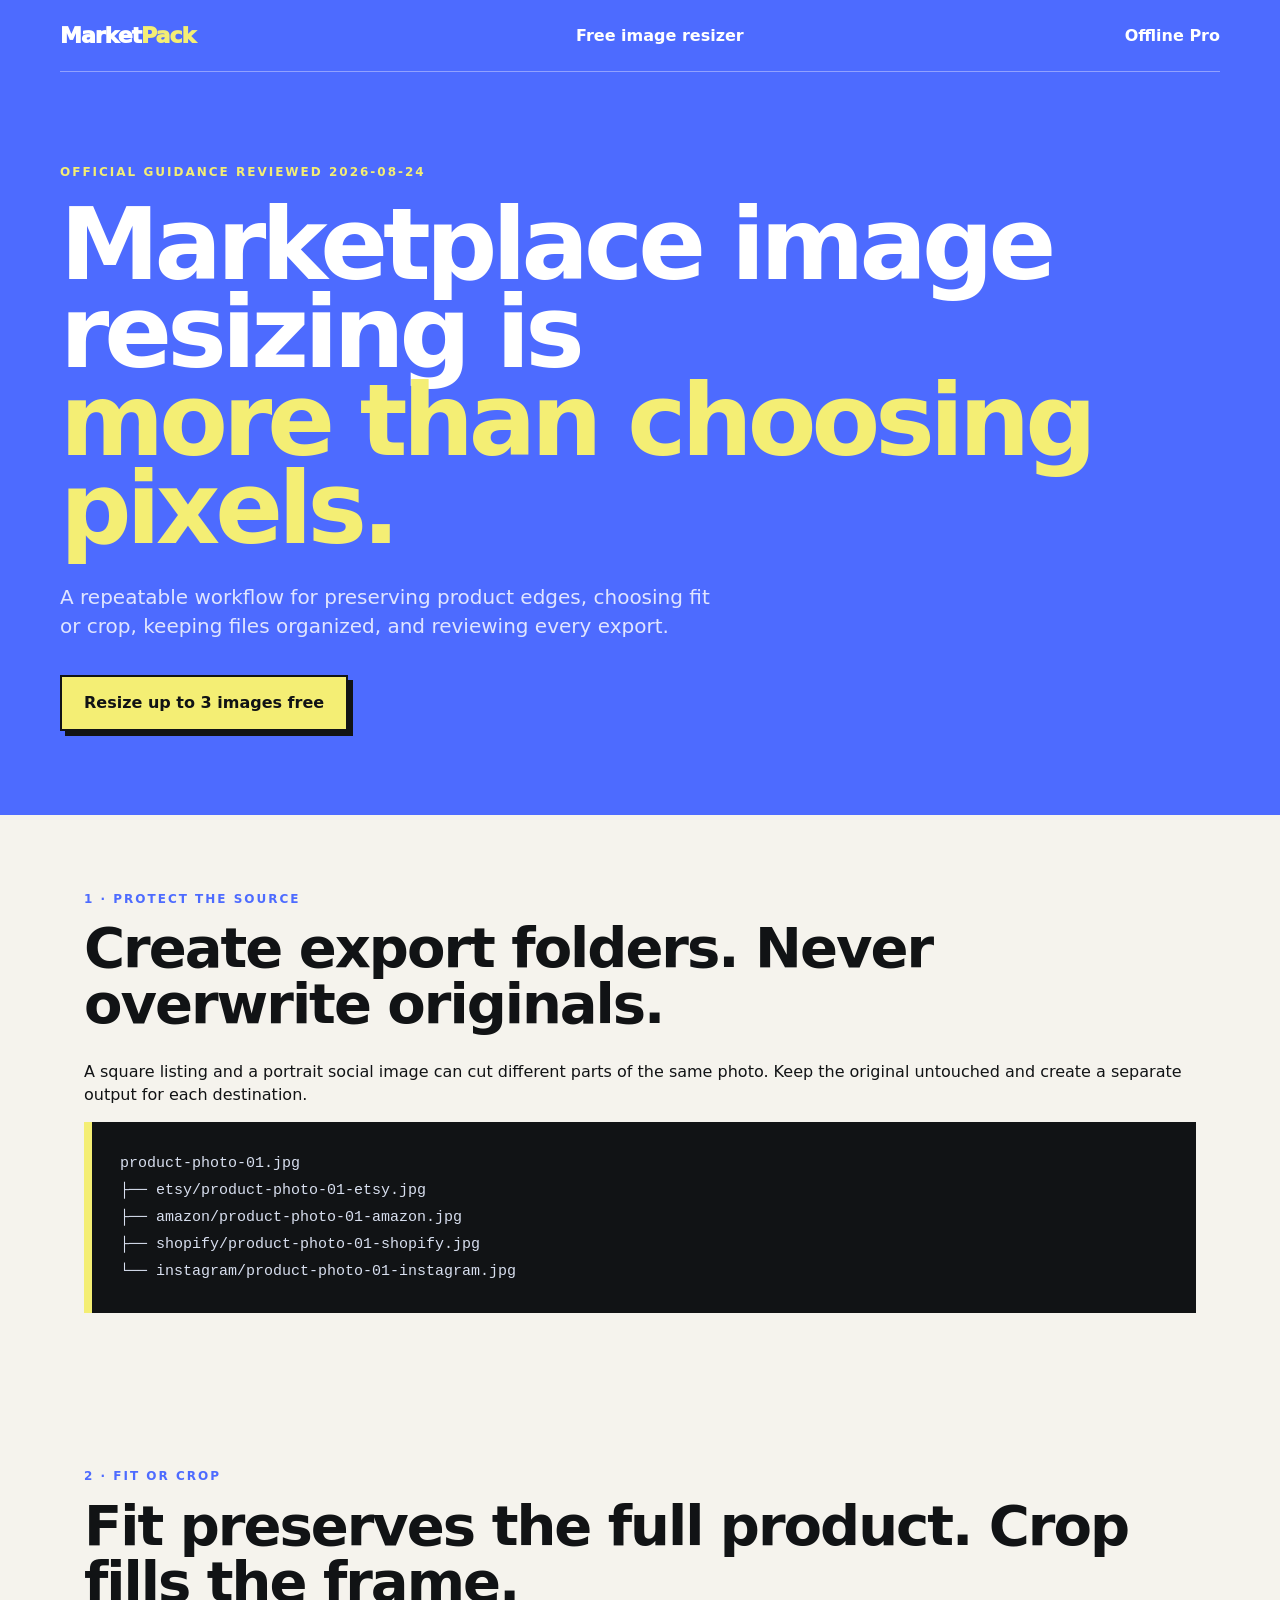
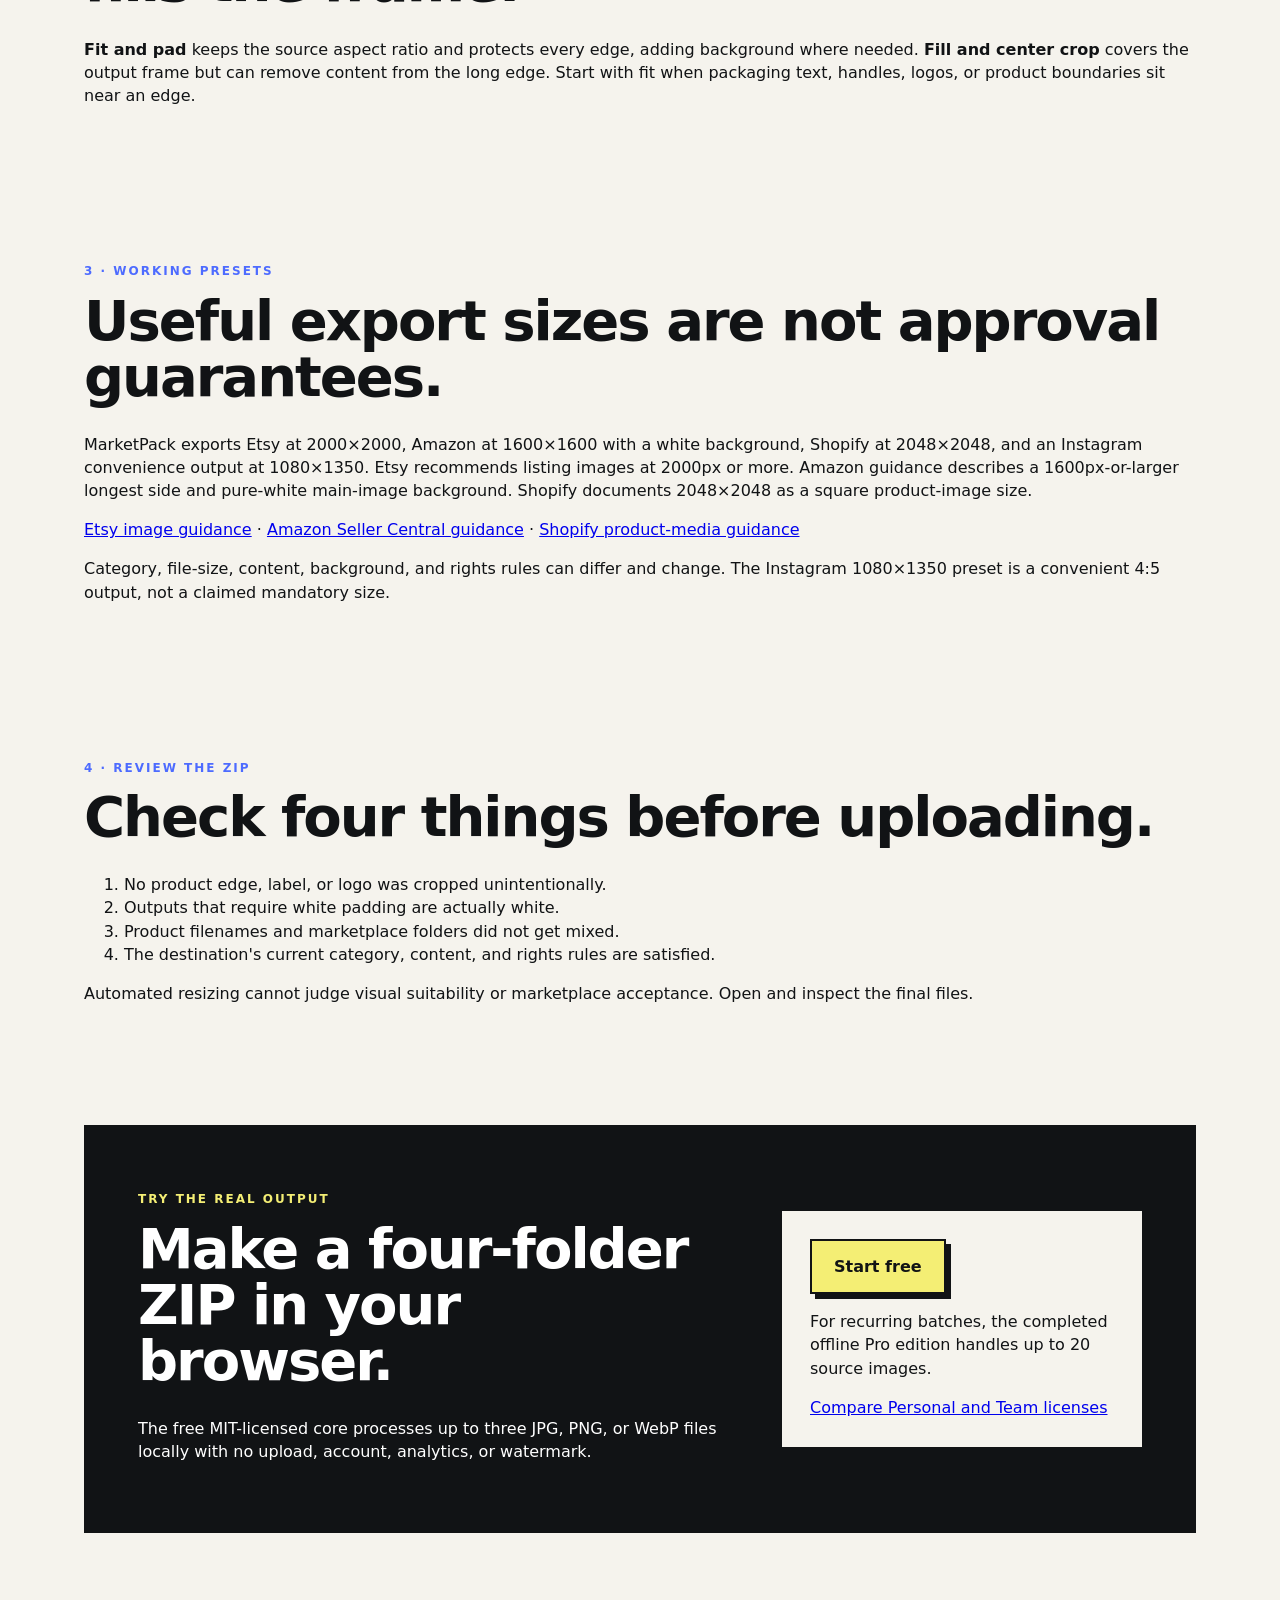
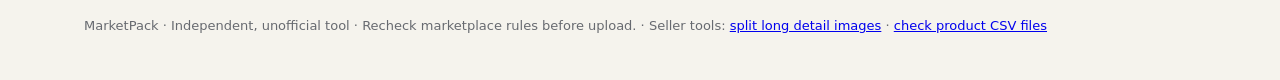
<file: marketplace-image-guide.html>
<!doctype html>
<html lang="en">
<head>
  <meta charset="utf-8">
  <meta name="viewport" content="width=device-width, initial-scale=1">
  <meta name="description" content="A practical Etsy, Amazon, Shopify, and Instagram product-image resizing guide covering fit versus crop, padding, filenames, and final checks.">
  <link rel="canonical" href="https://softpeanut.github.io/marketpack/marketplace-image-guide.html">
  <link rel="alternate" hreflang="ko" href="https://softpeanut.github.io/marketpack/marketplace-image-guide-ko.html">
  <meta property="og:type" content="article">
  <meta property="og:title" content="Etsy, Amazon, and Shopify product image resizing guide">
  <meta property="og:description" content="Prepare marketplace JPG folders from one source without losing edges, names, or final-review steps.">
  <meta property="og:url" content="https://softpeanut.github.io/marketpack/marketplace-image-guide.html">
  <meta property="og:image" content="https://softpeanut.github.io/marketpack/assets/demo-marketplace.jpg">
  <title>Etsy, Amazon, Shopify Product Image Resizer Guide</title>
  <link rel="stylesheet" href="styles.css">
  <link rel="stylesheet" href="demo.css">
</head>
<body>
  <header>
    <nav><a class="logo" href="index.html">Market<span>Pack</span></a><a href="index.html#packer">Free image resizer</a><a href="index.html#pricing">Offline Pro</a></nav>
    <div class="hero"><p class="tag">OFFICIAL GUIDANCE REVIEWED 2026-08-24</p><h1>Marketplace image resizing is<br><em>more than choosing pixels.</em></h1><p>A repeatable workflow for preserving product edges, choosing fit or crop, keeping files organized, and reviewing every export.</p><a class="cta" href="index.html#packer">Resize up to 3 images free</a></div>
  </header>
  <main>
    <section class="inside"><p class="tag dark">1 · PROTECT THE SOURCE</p><h2>Create export folders. Never overwrite originals.</h2><p>A square listing and a portrait social image can cut different parts of the same photo. Keep the original untouched and create a separate output for each destination.</p><pre>product-photo-01.jpg
├── etsy/product-photo-01-etsy.jpg
├── amazon/product-photo-01-amazon.jpg
├── shopify/product-photo-01-shopify.jpg
└── instagram/product-photo-01-instagram.jpg</pre></section>
    <section class="inside"><p class="tag dark">2 · FIT OR CROP</p><h2>Fit preserves the full product. Crop fills the frame.</h2><p><strong>Fit and pad</strong> keeps the source aspect ratio and protects every edge, adding background where needed. <strong>Fill and center crop</strong> covers the output frame but can remove content from the long edge. Start with fit when packaging text, handles, logos, or product boundaries sit near an edge.</p></section>
    <section class="inside"><p class="tag dark">3 · WORKING PRESETS</p><h2>Useful export sizes are not approval guarantees.</h2><p>MarketPack exports Etsy at 2000×2000, Amazon at 1600×1600 with a white background, Shopify at 2048×2048, and an Instagram convenience output at 1080×1350. Etsy recommends listing images at 2000px or more. Amazon guidance describes a 1600px-or-larger longest side and pure-white main-image background. Shopify documents 2048×2048 as a square product-image size.</p><p><a href="https://help.etsy.com/hc/en-gb/articles/115015663347-Requirements-and-Best-Practices-for-Images-in-Your-Etsy-Shop" rel="noopener">Etsy image guidance</a> · <a href="https://sellercentral.amazon.com/seller-forums/discussions/t/7366420bc9ccfb8656594e6edcf4ece6" rel="noopener">Amazon Seller Central guidance</a> · <a href="https://help.shopify.com/en/manual/products/product-media/product-media-types" rel="noopener">Shopify product-media guidance</a></p><p>Category, file-size, content, background, and rights rules can differ and change. The Instagram 1080×1350 preset is a convenient 4:5 output, not a claimed mandatory size.</p></section>
    <section class="inside"><p class="tag dark">4 · REVIEW THE ZIP</p><h2>Check four things before uploading.</h2><ol><li>No product edge, label, or logo was cropped unintentionally.</li><li>Outputs that require white padding are actually white.</li><li>Product filenames and marketplace folders did not get mixed.</li><li>The destination's current category, content, and rights rules are satisfied.</li></ol><p>Automated resizing cannot judge visual suitability or marketplace acceptance. Open and inspect the final files.</p></section>
    <section class="pricing"><div><p class="tag">TRY THE REAL OUTPUT</p><h2>Make a four-folder ZIP in your browser.</h2><p>The free MIT-licensed core processes up to three JPG, PNG, or WebP files locally with no upload, account, analytics, or watermark.</p></div><div class="price"><a class="cta" href="index.html#packer">Start free</a><p>For recurring batches, the completed offline Pro edition handles up to 20 source images.</p><a href="index.html#pricing">Compare Personal and Team licenses</a></div></section>
  </main>
  <footer>MarketPack · Independent, unofficial tool · Recheck marketplace rules before upload. · Seller tools: <a href="https://softpeanut.github.io/detailcut/en.html">split long detail images</a> · <a href="https://softpeanut.github.io/csv-preflight/">check product CSV files</a></footer>
</body>
</html>
</file>
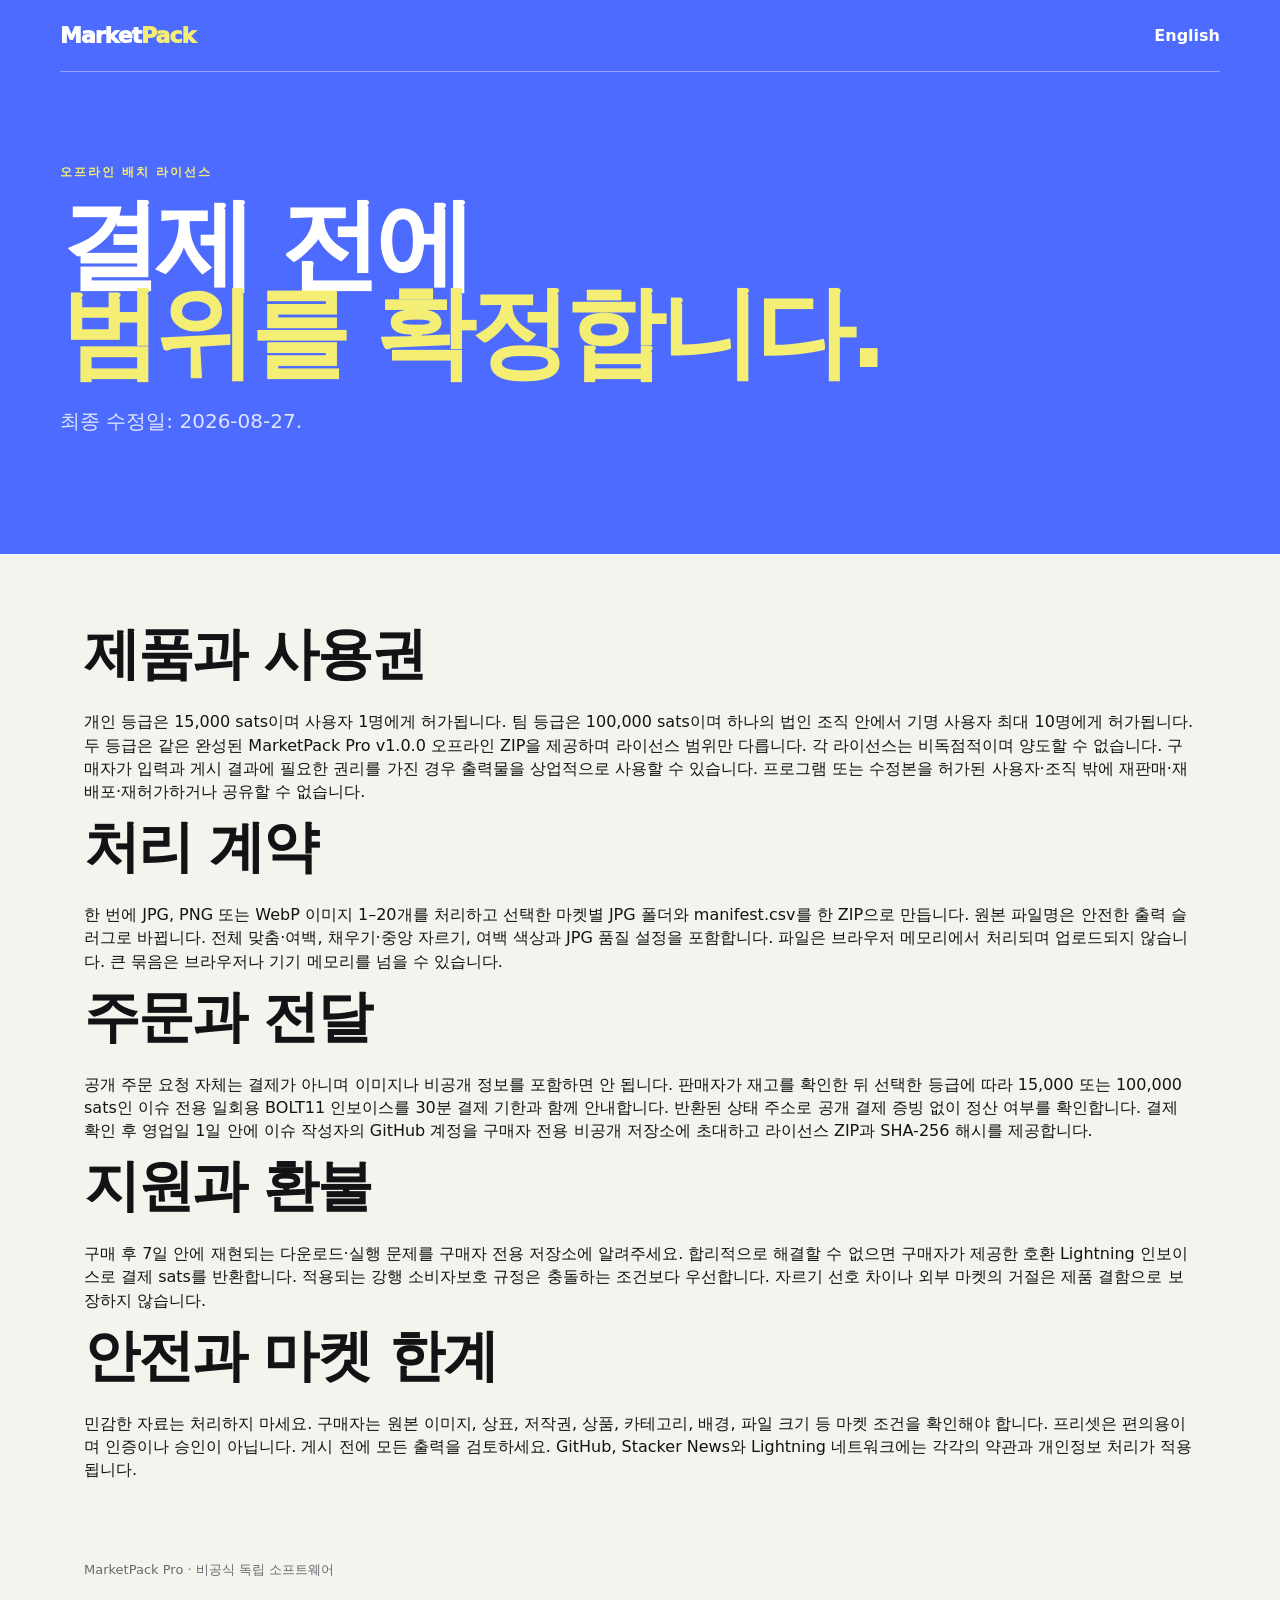
<file: pro-terms-ko.html>
<!doctype html><html lang="ko"><head><meta charset="utf-8"><meta name="viewport" content="width=device-width,initial-scale=1"><meta name="description" content="MarketPack Pro 라이선스·전달·지원·환불·개인정보 안내입니다."><link rel="canonical" href="https://softpeanut.github.io/marketpack/pro-terms-ko.html"><link rel="alternate" hreflang="en" href="https://softpeanut.github.io/marketpack/pro-terms.html"><link rel="alternate" hreflang="ko" href="https://softpeanut.github.io/marketpack/pro-terms-ko.html"><title>MarketPack Pro 라이선스·전달·환불 조건</title><link rel="stylesheet" href="styles.css"></head><body><header><nav><a class="logo" href="ko.html">Market<span>Pack</span></a><a href="pro-terms.html" lang="en">English</a></nav><div class="hero"><p class="tag">오프라인 배치 라이선스</p><h1>결제 전에<br><em>범위를 확정합니다.</em></h1><p>최종 수정일: 2026-08-27.</p></div></header><main>
<section class="inside"><h2>제품과 사용권</h2><p>개인 등급은 15,000 sats이며 사용자 1명에게 허가됩니다. 팀 등급은 100,000 sats이며 하나의 법인 조직 안에서 기명 사용자 최대 10명에게 허가됩니다. 두 등급은 같은 완성된 MarketPack Pro v1.0.0 오프라인 ZIP을 제공하며 라이선스 범위만 다릅니다. 각 라이선스는 비독점적이며 양도할 수 없습니다. 구매자가 입력과 게시 결과에 필요한 권리를 가진 경우 출력물을 상업적으로 사용할 수 있습니다. 프로그램 또는 수정본을 허가된 사용자·조직 밖에 재판매·재배포·재허가하거나 공유할 수 없습니다.</p>
<h2>처리 계약</h2><p>한 번에 JPG, PNG 또는 WebP 이미지 1–20개를 처리하고 선택한 마켓별 JPG 폴더와 manifest.csv를 한 ZIP으로 만듭니다. 원본 파일명은 안전한 출력 슬러그로 바뀝니다. 전체 맞춤·여백, 채우기·중앙 자르기, 여백 색상과 JPG 품질 설정을 포함합니다. 파일은 브라우저 메모리에서 처리되며 업로드되지 않습니다. 큰 묶음은 브라우저나 기기 메모리를 넘을 수 있습니다.</p>
<h2>주문과 전달</h2><p>공개 주문 요청 자체는 결제가 아니며 이미지나 비공개 정보를 포함하면 안 됩니다. 판매자가 재고를 확인한 뒤 선택한 등급에 따라 15,000 또는 100,000 sats인 이슈 전용 일회용 BOLT11 인보이스를 30분 결제 기한과 함께 안내합니다. 반환된 상태 주소로 공개 결제 증빙 없이 정산 여부를 확인합니다. 결제 확인 후 영업일 1일 안에 이슈 작성자의 GitHub 계정을 구매자 전용 비공개 저장소에 초대하고 라이선스 ZIP과 SHA-256 해시를 제공합니다.</p>
<h2>지원과 환불</h2><p>구매 후 7일 안에 재현되는 다운로드·실행 문제를 구매자 전용 저장소에 알려주세요. 합리적으로 해결할 수 없으면 구매자가 제공한 호환 Lightning 인보이스로 결제 sats를 반환합니다. 적용되는 강행 소비자보호 규정은 충돌하는 조건보다 우선합니다. 자르기 선호 차이나 외부 마켓의 거절은 제품 결함으로 보장하지 않습니다.</p>
<h2>안전과 마켓 한계</h2><p>민감한 자료는 처리하지 마세요. 구매자는 원본 이미지, 상표, 저작권, 상품, 카테고리, 배경, 파일 크기 등 마켓 조건을 확인해야 합니다. 프리셋은 편의용이며 인증이나 승인이 아닙니다. 게시 전에 모든 출력을 검토하세요. GitHub, Stacker News와 Lightning 네트워크에는 각각의 약관과 개인정보 처리가 적용됩니다.</p></section></main><footer>MarketPack Pro · 비공식 독립 소프트웨어</footer></body></html>
</file>
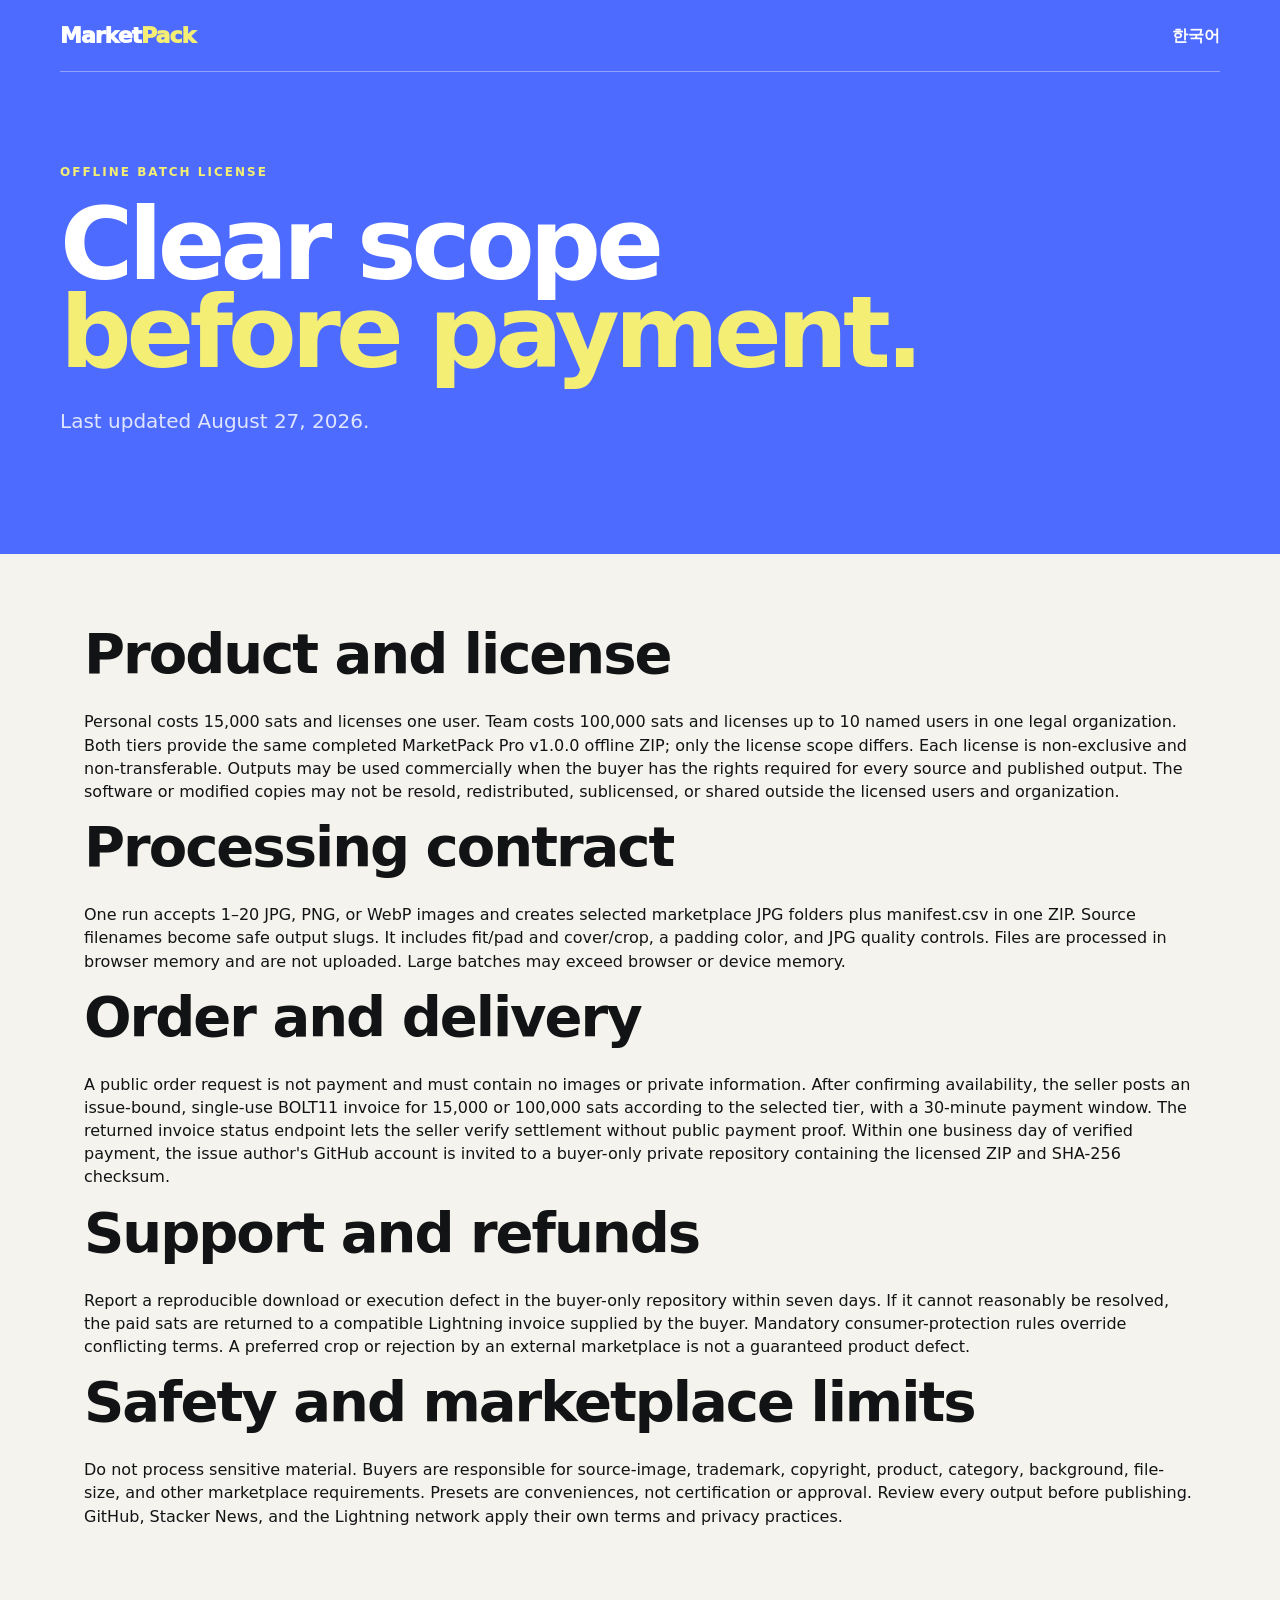
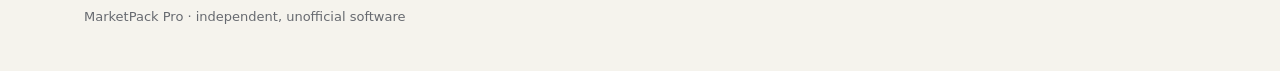
<file: pro-terms.html>
<!doctype html><html lang="en"><head><meta charset="utf-8"><meta name="viewport" content="width=device-width,initial-scale=1"><meta name="description" content="MarketPack Pro license, delivery, support, refund, and privacy terms."><link rel="canonical" href="https://softpeanut.github.io/marketpack/pro-terms.html"><link rel="alternate" hreflang="en" href="https://softpeanut.github.io/marketpack/pro-terms.html"><link rel="alternate" hreflang="ko" href="https://softpeanut.github.io/marketpack/pro-terms-ko.html"><title>MarketPack Pro license, delivery, and refund terms</title><link rel="stylesheet" href="styles.css"></head><body><header><nav><a class="logo" href="index.html">Market<span>Pack</span></a><a href="pro-terms-ko.html" lang="ko">한국어</a></nav><div class="hero"><p class="tag">OFFLINE BATCH LICENSE</p><h1>Clear scope<br><em>before payment.</em></h1><p>Last updated August 27, 2026.</p></div></header><main>
<section class="inside"><h2>Product and license</h2><p>Personal costs 15,000 sats and licenses one user. Team costs 100,000 sats and licenses up to 10 named users in one legal organization. Both tiers provide the same completed MarketPack Pro v1.0.0 offline ZIP; only the license scope differs. Each license is non-exclusive and non-transferable. Outputs may be used commercially when the buyer has the rights required for every source and published output. The software or modified copies may not be resold, redistributed, sublicensed, or shared outside the licensed users and organization.</p>
<h2>Processing contract</h2><p>One run accepts 1–20 JPG, PNG, or WebP images and creates selected marketplace JPG folders plus manifest.csv in one ZIP. Source filenames become safe output slugs. It includes fit/pad and cover/crop, a padding color, and JPG quality controls. Files are processed in browser memory and are not uploaded. Large batches may exceed browser or device memory.</p>
<h2>Order and delivery</h2><p>A public order request is not payment and must contain no images or private information. After confirming availability, the seller posts an issue-bound, single-use BOLT11 invoice for 15,000 or 100,000 sats according to the selected tier, with a 30-minute payment window. The returned invoice status endpoint lets the seller verify settlement without public payment proof. Within one business day of verified payment, the issue author's GitHub account is invited to a buyer-only private repository containing the licensed ZIP and SHA-256 checksum.</p>
<h2>Support and refunds</h2><p>Report a reproducible download or execution defect in the buyer-only repository within seven days. If it cannot reasonably be resolved, the paid sats are returned to a compatible Lightning invoice supplied by the buyer. Mandatory consumer-protection rules override conflicting terms. A preferred crop or rejection by an external marketplace is not a guaranteed product defect.</p>
<h2>Safety and marketplace limits</h2><p>Do not process sensitive material. Buyers are responsible for source-image, trademark, copyright, product, category, background, file-size, and other marketplace requirements. Presets are conveniences, not certification or approval. Review every output before publishing. GitHub, Stacker News, and the Lightning network apply their own terms and privacy practices.</p></section></main><footer>MarketPack Pro · independent, unofficial software</footer></body></html>
</file>
<file: styles.css>
:root{--ink:#111315;--paper:#f5f3ed;--blue:#4d6bff;--yellow:#f4ee74;--line:#25272a;--muted:#676a70}*{box-sizing:border-box}html{scroll-behavior:smooth}body{margin:0;background:var(--paper);color:var(--ink);font:16px/1.45 Inter,ui-sans-serif,system-ui,sans-serif}header{background:var(--blue);color:#fff;padding:0 24px 84px}nav,.hero,main,footer{max-width:1160px;margin:auto}nav{height:72px;display:flex;justify-content:space-between;align-items:center;border-bottom:1px solid #91a1ff}nav a{color:inherit;text-decoration:none;font-weight:750}.logo{font-size:22px;font-weight:950;letter-spacing:-1px}.logo span{color:var(--yellow)}.hero{padding-top:80px}.tag{font-size:12px;letter-spacing:2px;font-weight:900;color:var(--yellow)}.tag.dark{color:var(--blue)}h1{font-size:clamp(52px,8vw,100px);line-height:.88;letter-spacing:-5px;margin:20px 0 30px}h1 em{font-style:normal;color:var(--yellow)}.hero>p:not(.tag){font-size:20px;max-width:670px;color:#e0e5ff;margin-bottom:34px}.cta{display:inline-block;background:var(--yellow);color:var(--ink);border:2px solid var(--ink);padding:14px 22px;font:inherit;font-weight:900;text-decoration:none;box-shadow:5px 5px 0 var(--ink);cursor:pointer}.cta:disabled{opacity:.45;cursor:not-allowed}main{padding:0 24px}.proof{display:flex;justify-content:space-around;gap:20px;border:2px solid var(--line);border-top:0;padding:20px;font-weight:750}.packer{display:grid;grid-template-columns:.9fr 1.1fr;gap:22px;padding:76px 0}.card{background:#fff;border:2px solid var(--line);padding:30px;box-shadow:8px 8px 0 var(--line)}h2{font-size:clamp(34px,5vw,56px);letter-spacing:-2px;line-height:1;margin:8px 0 28px}.field{display:block;font-size:13px;font-weight:850;margin:16px 0}.field input,.field select{width:100%;margin-top:6px;border:2px solid var(--line);padding:11px;background:#fff;font:inherit}.two{display:grid;grid-template-columns:1fr 1fr;gap:14px}fieldset{border:0;padding:0;margin:20px 0}legend{font-size:13px;font-weight:900;margin-bottom:8px}legend small{font-weight:500;color:var(--muted);margin-left:5px}.market{display:flex;gap:10px;align-items:center;border-top:1px solid #ddd;padding:10px 0}.market input{accent-color:var(--blue);width:18px;height:18px}.market span,.market small{display:block}.market small,details,.status{color:var(--muted);font-size:13px}.dropzone{border:3px dashed var(--blue);background:#f1f4ff;text-align:center;padding:42px 20px;outline:none}.dropzone.over,.dropzone:focus{background:#e5eaff;border-style:solid}.drop-icon{margin:auto;background:var(--blue);color:#fff;width:44px;height:44px;border-radius:50%;font-size:28px}.dropzone h2{font-size:34px;margin:16px 0 4px}.dropzone p{color:var(--muted)}.small{padding:10px 16px;box-shadow:3px 3px 0 var(--ink)}.queue{margin:18px 0}.queue-item{display:grid;grid-template-columns:46px 1fr auto;gap:11px;align-items:center;padding:9px 0;border-bottom:1px solid #ddd}.queue-item img{width:46px;height:46px;object-fit:cover}.queue-item b,.queue-item small{display:block;overflow:hidden;text-overflow:ellipsis;white-space:nowrap}.queue-item small{color:var(--muted)}.remove{border:0;background:none;font-size:20px;cursor:pointer}.pack{width:100%}.status{text-align:center;min-height:22px}.inside{padding:64px 0}.inside pre{background:var(--ink);color:#d8dfef;padding:28px;overflow:auto;border-left:8px solid var(--yellow);font:15px/1.8 ui-monospace,monospace}.pricing{background:var(--ink);color:#fff;padding:54px;margin:40px 0 84px;display:grid;grid-template-columns:1fr 360px;gap:60px;align-items:center}.price{background:var(--paper);color:var(--ink);padding:28px}.price small,.price b{display:block}.price strong{font-size:72px;display:block;line-height:1;margin:12px 0}.price b{font-size:12px;color:var(--muted);margin-top:18px}footer{padding:0 24px 44px;color:var(--muted);font-size:13px}@media(max-width:760px){h1{letter-spacing:-3px}.proof{flex-direction:column}.packer,.pricing{grid-template-columns:1fr}.pricing{padding:30px;gap:20px}.two{grid-template-columns:1fr}}
</file>
<file: demo.css>
.demo-grid {
  display: grid;
  grid-template-columns: repeat(3, 1fr);
  gap: 20px;
  align-items: end;
}

.demo-grid figure {
  margin: 0;
  background: #fff;
  border: 2px solid var(--line);
  padding: 12px;
  box-shadow: 6px 6px 0 var(--line);
}

.demo-grid img {
  display: block;
  width: 100%;
  height: auto;
  aspect-ratio: 1;
  object-fit: contain;
  background: #fff;
}

.demo-grid .portrait img {
  aspect-ratio: 4 / 5;
}

.demo-grid figcaption {
  display: flex;
  justify-content: space-between;
  gap: 10px;
  margin-top: 10px;
  font-size: 13px;
}

.demo-grid figcaption span,
.demo-note {
  color: var(--muted);
}

.demo-note {
  max-width: 820px;
  margin-top: 22px;
  font-size: 13px;
}

.tip {
  display: flex;
  justify-content: space-between;
  align-items: center;
  gap: 24px;
  margin-top: 28px;
  padding: 18px 20px;
  border: 2px solid var(--line);
  background: #fff;
}

.tip b,
.tip span {
  display: block;
}

.tip span {
  margin-top: 3px;
  color: var(--muted);
  font-size: 13px;
}

.tip a {
  flex: 0 0 auto;
  color: var(--ink);
  font-weight: 850;
}

@media (max-width: 760px) {
  .demo-grid {
    grid-template-columns: 1fr;
  }

  .tip {
    align-items: flex-start;
    flex-direction: column;
  }
}
</file>
